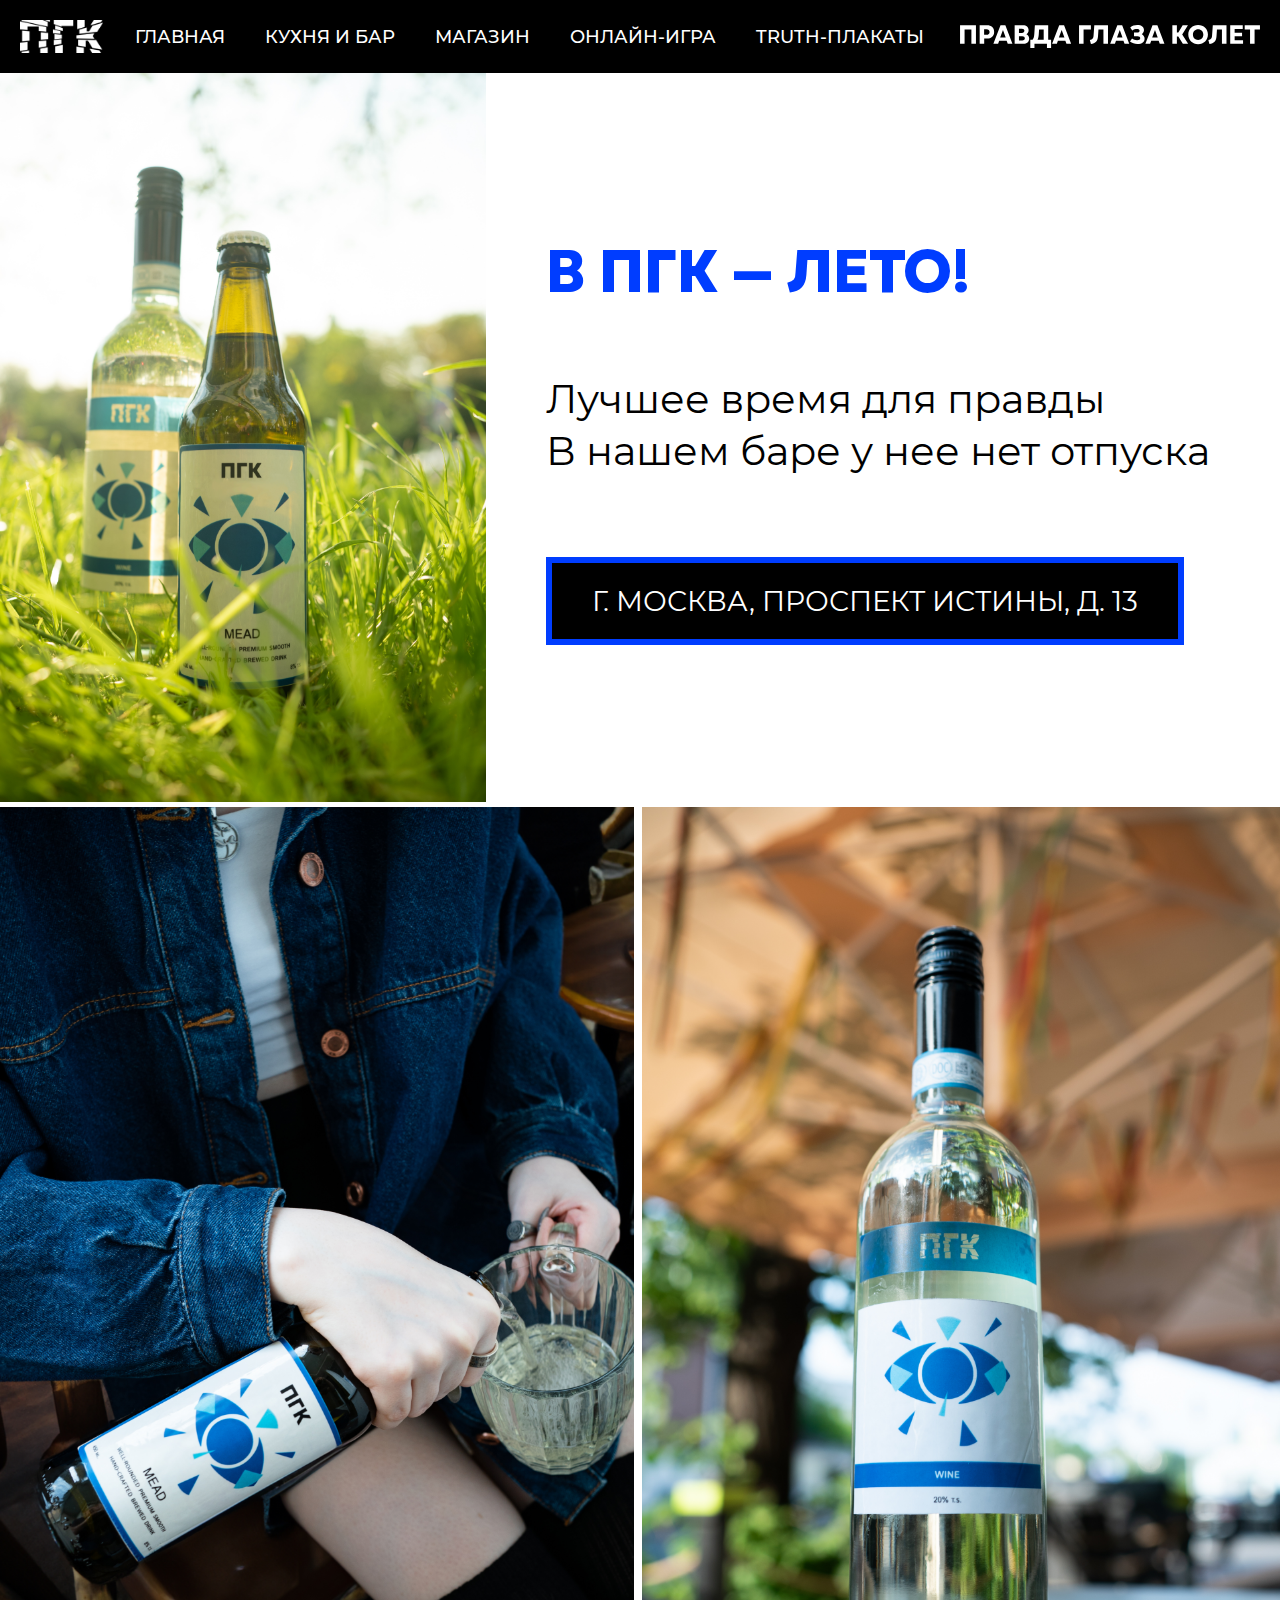
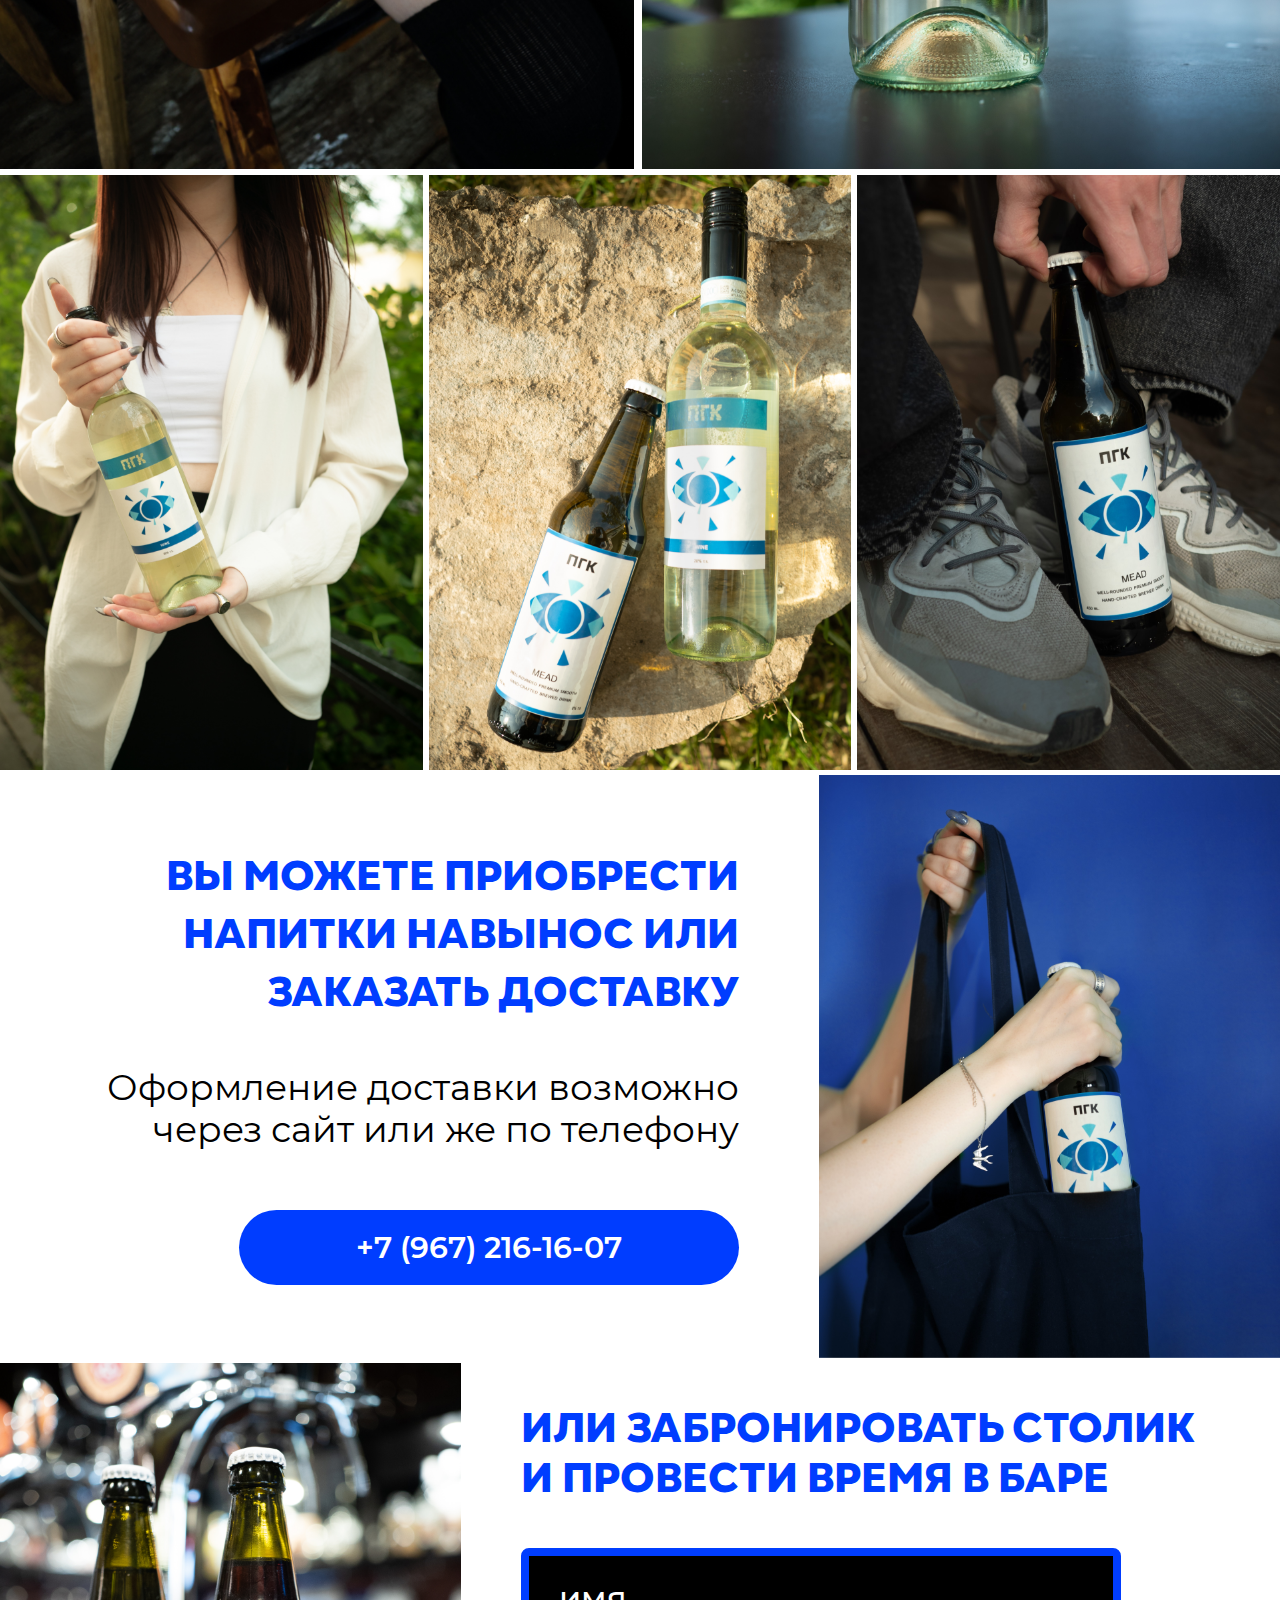
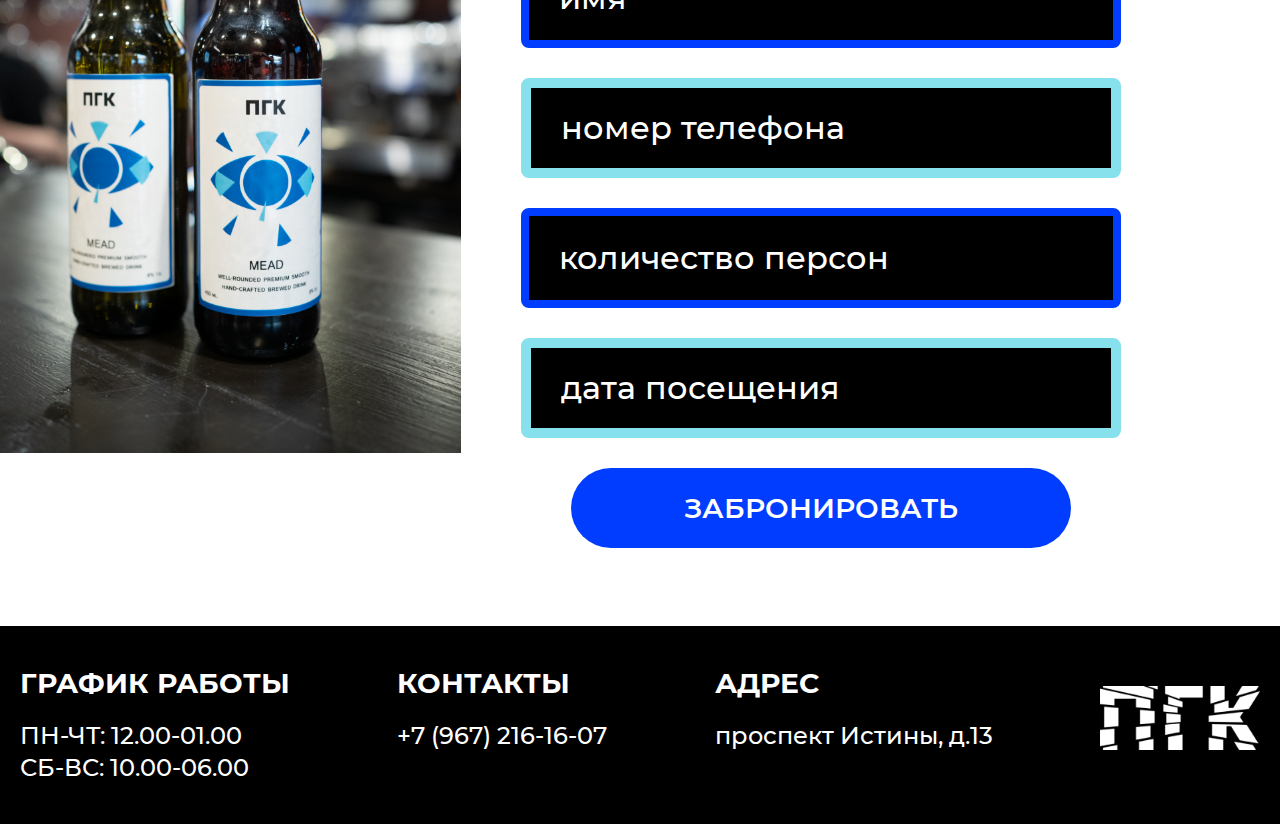
<file: index.html>
<!DOCTYPE html>
<html lang="en">

  <head>
    <meta http-equiv="Content-Type" content="text/html; charset=utf-8">
    <meta name="viewport" content="width=device-width">
    <meta name="format-detection" content="telephone=no">
    <title>Бар «ПГК». Правда глаза колет</title>
    <link rel="icon" type="image/x-icon" href="images/eyeicon.ico">
    <link rel="stylesheet" href="./libs/slick/slick.css">
    <link rel="stylesheet" href="css/style.css">

  </head>

  <body>

    <div class="wrapper">

      <header class="header">
        <a href="https://valeriyabudarina.github.io/truth-bar-pgk/"
          target="_blank"
          class="header__logo">
          <img src="images/logo.png" alt>
        </a>
        <ul class="header__nav">
          <li><a href="index.html">главная</a></li>
          <li><a href="kitchen-and-bar.html">кухня и бар</a></li>
          <li><a href="store.html">магазин</a></li>
          <li><a href="https://valeriyabudarina.github.io/igra_pgk/"
              target="_blank">онлайн-игра</a></li>
          <li><a href="posters.html">truth-плакаты</a></li>
        </ul>
        <div class="header__pravda">
          <img src="images/pravda.svg" alt>
        </div>
        <div class="header__burger">
          <a href="#"><span></span></a>
        </div>
      </header>

      <section class="showcase container">
        <div class="showcase__image">
          <img src="images/showcase.png" alt>
        </div>
        <div class="showcase__item">
          <h1 class="showcase__title element-animation">
            В ПГК — лето!
          </h1>
          <div class="showcase__info element-animation">
            <p>Лучшее время для правды</p>
            <p>В нашем баре у нее нет отпуска</p>
          </div>
          <div class="showcase__adres element-animation">
            Г. москва, проспект истины, д. 13
          </div>
        </div>
      </section>

      <section class="gallery container">
        <div class="gallery__item">
          <img src="images/gallery-1.png" alt>
        </div>
        <div class="gallery__item">
          <img src="images/gallery-2.png" alt>
        </div>
        <div class="gallery__item">
          <img src="images/gallery-3.png" alt>
        </div>
        <div class="gallery__item">
          <img src="images/gallery-4.png" alt>
        </div>
        <div class="gallery__item">
          <img src="images/gallery-5.png" alt>
        </div>
      </section>

      <section class="buy container">
        <div class="buy__item">
          <div class="buy__title">
            вы можете приобрести напитки навынос или заказать доставку
          </div>
          <div class="buy__info">
            Оформление доставки возможно
            через сайт или же по телефону
          </div>
          <a href="tel:+7 (967) 216-16-07" class="buy__tel">
            +7 (967) 216-16-07
          </a>
        </div>
        <div class="buy__image">
          <img src="images/buy.png" alt>
        </div>
      </section>

      <section class="form container">
        <div class="form__image">
          <img src="images/form.png" alt>
        </div>
        <div class="form__item">
          <div class="form__title">
            или забронировать столик
            и провести время в баре
          </div>
          <form action="#">
            <input type="text" placeholder="имя">
            <input type="text" placeholder="номер телефона">
            <input type="text" placeholder="количество персон">
            <input type="text" placeholder="дата посещения">
            <button>забронировать</button>
          </form>
        </div>
      </section>

      <footer class="footer">
        <div class="footer__item">
          <div class="footer__head">
            ГРАФИК РАБОТЫ
          </div>
          <div class="footer__text">
            <p>ПН-ЧТ: 12.00-01.00</p>
            <p>СБ-ВС: 10.00-06.00</p>
          </div>
        </div>
        <div class="footer__item">
          <div class="footer__head">
            КОНТАКТЫ
          </div>
          <div class="footer__text">
            <p><a href="tel:+7 (967) 216-16-07">+7 (967) 216-16-07</a></p>
          </div>
        </div>
        <div class="footer__item">
          <div class="footer__head">
            АДРЕС
          </div>
          <div class="footer__text">
            <p>проспект Истины, д.13</p>
          </div>
        </div>
        <div class="footer__logo">
          <img src="images/logo.png" alt>
        </div>
      </footer>

    </div>

    <script src="./libs/jquery/jquery-3.6.0.min.js"></script>
    <script src="./libs/slick/slick.min.js"></script>
    <script src="js/main.js"></script>

  </body>
</html>
</file>
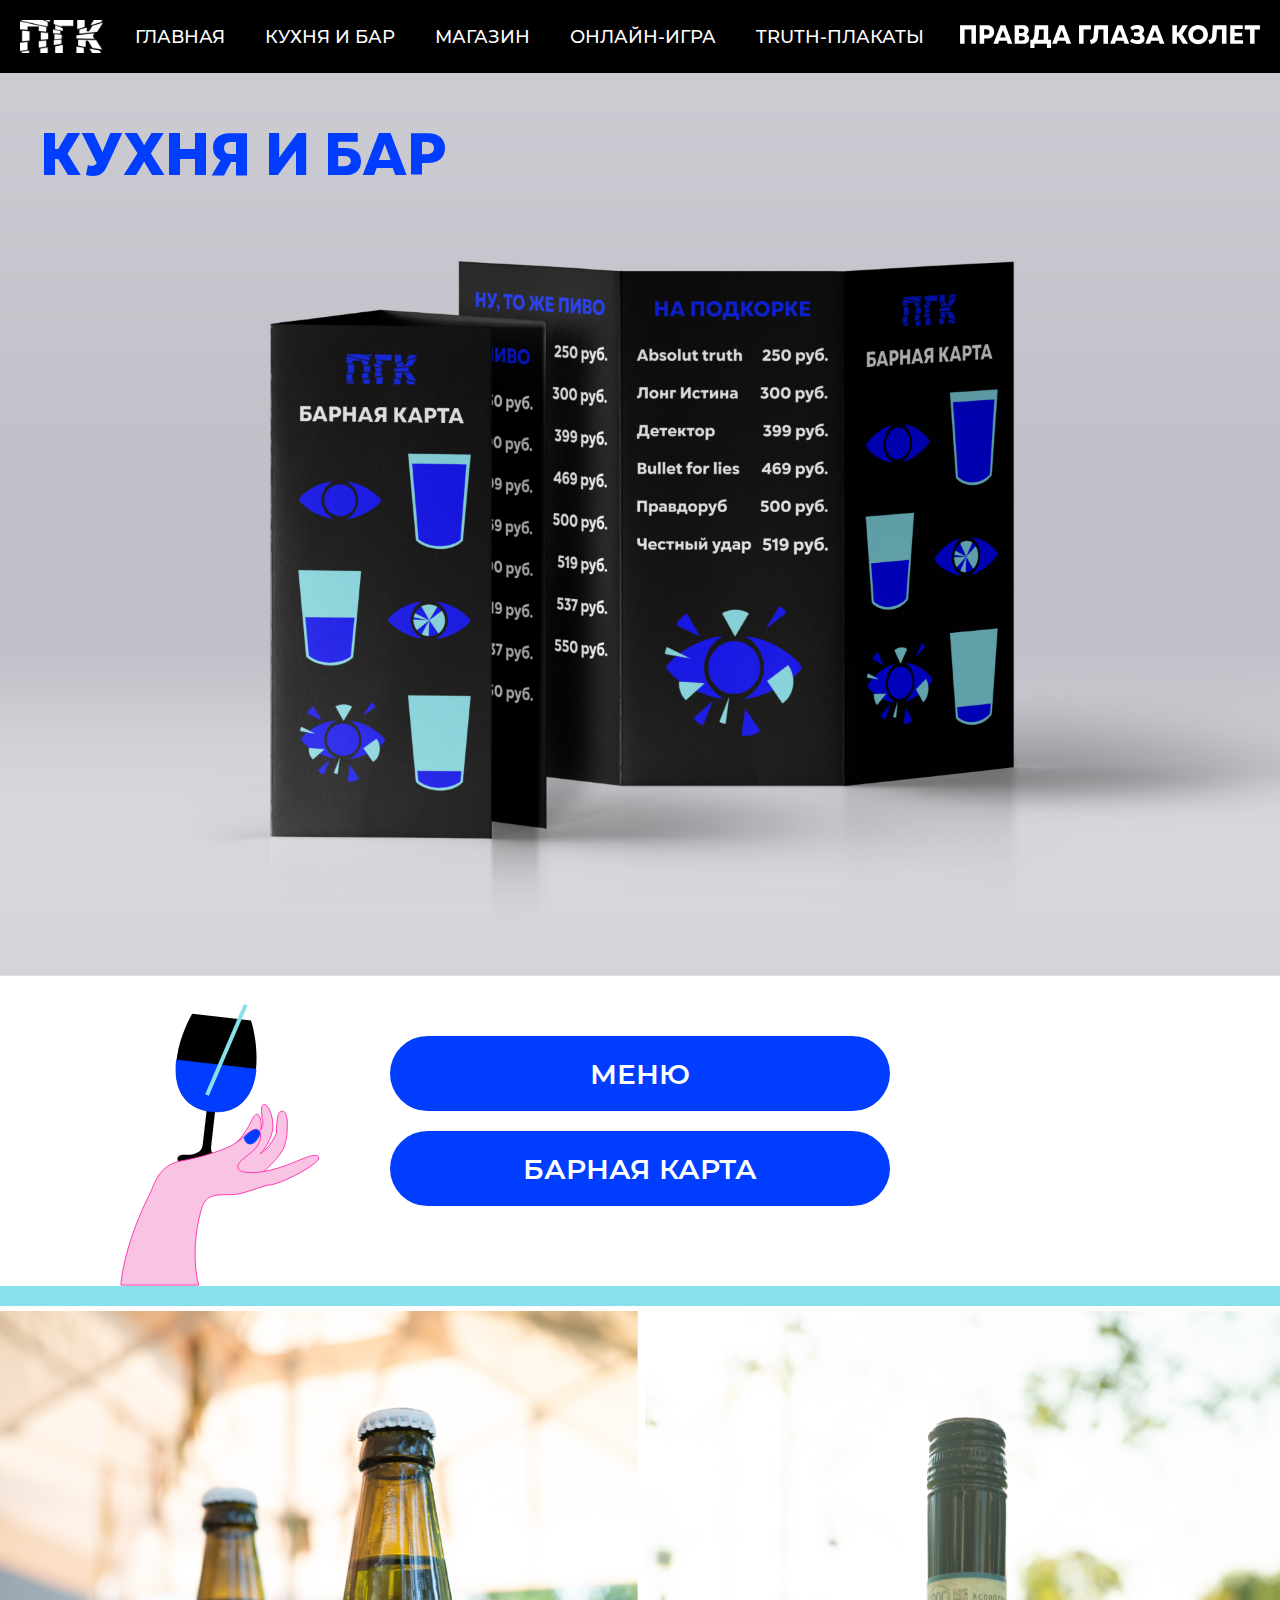
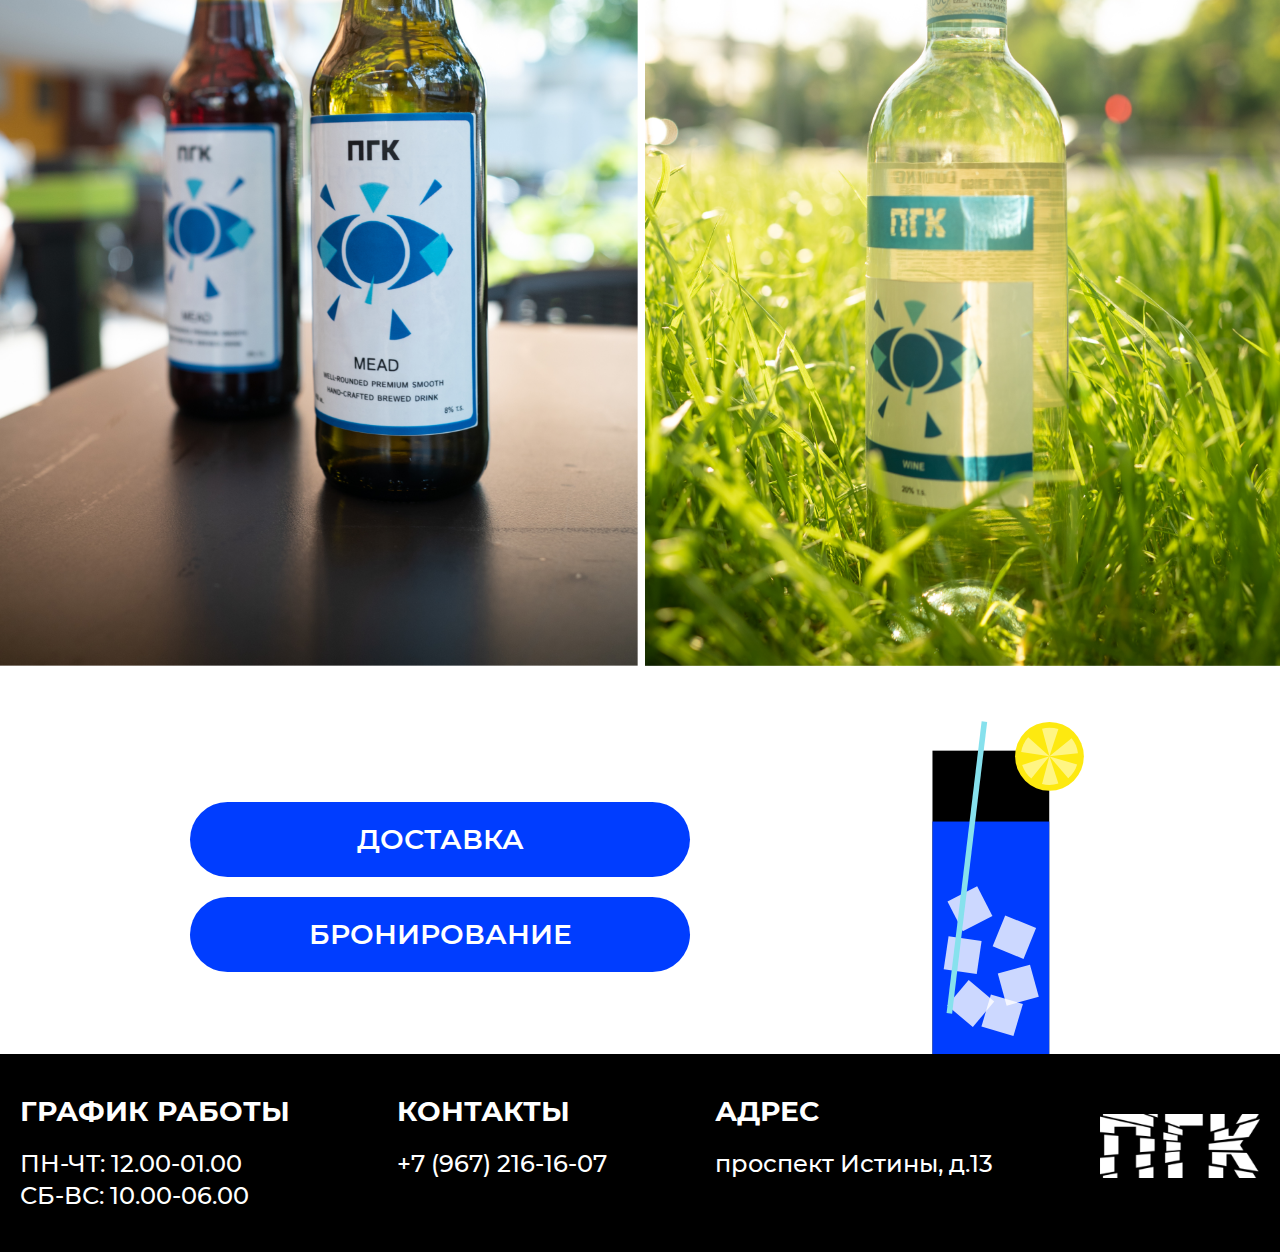
<file: kitchen-and-bar.html>
<!DOCTYPE html>
<html lang="en">

    <head>
        <meta http-equiv="Content-Type" content="text/html; charset=utf-8">
        <meta name="viewport" content="width=device-width">
        <meta name="format-detection" content="telephone=no">
        <title>Кухня и бар ПГК</title>
        <link rel="icon" type="image/x-icon" href="images/eyeicon.ico">
        <link rel="stylesheet" href="./libs/slick/slick.css">
        <link rel="stylesheet" href="css/style.css">

    </head>

    <body>

        <div class="wrapper">

            <header class="header">
                <a href="https://valeriyabudarina.github.io/truth-bar-pgk/"
                    target="_blank"
                    class="header__logo">
                    <img src="images/logo.png" alt>
                </a>
                <ul class="header__nav">
                    <li><a href="index.html">главная</a></li>
                    <li><a href="kitchen-and-bar.html">кухня и бар</a></li>
                    <li><a href="store.html">магазин</a></li>
                    <li><a href="https://valeriyabudarina.github.io/igra_pgk/"
                            target="_blank">онлайн-игра</a></li>
                    <li><a href="posters.html">truth-плакаты</a></li>
                </ul>
                <div class="header__pravda">
                    <img src="images/pravda.svg" alt>
                </div>
                <div class="header__burger">
                    <a href="#"><span></span></a>
                </div>
            </header>

            <section class="bar container">
                <div class="bar__title">
                    кухня и бар
                </div>
                <div class="bar__image">
                    <img src="images/bar.png" alt>
                </div>
            </section>

            <section class="hand container">
                <div class="hand__image">
                    <img src="images/hand.svg" alt>
                </div>
                <a href="#" class="hand__btn">
                    меню
                </a>
                <a href="#" class="hand__btn">
                    барная карта
                </a>
            </section>

            <section class="bar-images container">
                <div class="bar-images__item">
                    <img src="images/bar-1.png" alt>
                </div>
                <div class="bar-images__item">
                    <img src="images/bar-2.png" alt>
                </div>
            </section>

            <section class="choose-cocktail choose-cocktail-2 container">
                <div class="choose-cocktail__item">
                    <a href="/" class="choose-cocktail__btn">
                        ДОСТАВКА
                    </a>
                    <a href="/" class="choose-cocktail__btn">
                        БРОНИРОВАНИЕ
                    </a>
                </div>
                <div class="choose-cocktail__stakan">
                    <svg id="cocktail-eye" xmlns="http://www.w3.org/2000/svg"
                        width="100%" viewBox="0 0 1455 1231" fill="none">
                        <g id="cocktail-4">
                            <rect x="882" y="126.086" width="424.71"
                                height="1104.43" fill="#000"></rect>
                            <rect x="882" y="383.945" width="424.71"
                                height="846.575" fill="#003DFF"></rect>
                            <circle cx="1307.56" cy="146.846" r="125.138"
                                fill="#FDE910"></circle>
                            <path
                                d="M1411.24 135.65C1409.06 115.503 1401.07 96.4267 1388.22 80.7526L1307.56 146.846L1411.24 135.65Z"
                                fill="#FFF583"></path>
                            <path
                                d="M1204.52 130.809C1207.64 110.786 1216.52 92.1044 1230.08 77.0485L1307.56 146.844L1204.52 130.809Z"
                                fill="#FFF583"></path>
                            <path
                                d="M1340.04 47.6703C1320.79 41.3356 1300.12 40.7462 1280.54 45.9741L1307.44 146.725L1340.04 47.6703Z"
                                fill="#FFF583"></path>
                            <path
                                d="M1340.04 245.78C1320.79 252.115 1300.12 252.704 1280.54 247.476L1307.44 146.725L1340.04 245.78Z"
                                fill="#FFF583"></path>
                            <path
                                d="M1375.84 226.398C1391.22 213.207 1402.43 195.819 1408.09 176.362L1307.96 147.239L1375.84 226.398Z"
                                fill="#FFF583"></path>
                            <path
                                d="M1241.77 227.718C1226.02 214.968 1214.32 197.906 1208.11 178.617L1307.38 146.666L1241.77 227.718Z"
                                fill="#FFF583"></path>
                            <rect x="1121.07" y="940.647" width="121.346"
                                height="121.346"
                                transform="rotate(-16.8266 1121.07 940.647)"
                                fill="white" fill-opacity="0.8">
                                <animate attributeName="x"
                                    values="1121.07; 1115; 1126 1121.07"
                                    keyTimes="0; 0.33; 0.66; 1" dur="3.7"
                                    fill="freeze" repeatCount="indefinite"></animate>
                                <animate attributeName="y"
                                    values="940.647; 932; 940.647"
                                    keyTimes="0; 0.33; 1" dur="5.8"
                                    fill="freeze" repeatCount="indefinite"></animate>
                                <animatetransform attributeName="transform"
                                    type="rotate"
                                    values="-16.8266 1121.07 940.647; -10 1108 948; -16.8266 1121.07 940.647"
                                    keyTimes="0; 0.5; 1" dur="7" fill="freeze"
                                    repeatCount="indefinite"></animatetransform>
                            </rect>
                            <rect x="1204.02" y="1046.46" width="121.346"
                                height="121.346"
                                transform="rotate(102.761 1204.02 1046.46)"
                                fill="white" fill-opacity="0.8">
                                <animate attributeName="x"
                                    values="1204.02; 1215; 1204.02"
                                    keyTimes="0; 0.5; 1" dur="3.7" fill="freeze"
                                    repeatCount="indefinite"></animate>
                                <animate attributeName="y"
                                    values="1046.46; 1026; 1030; 1046.46"
                                    keyTimes="0; 0.33; 0.66; 1" dur="5.8"
                                    fill="freeze" repeatCount="indefinite"></animate>
                                <animatetransform attributeName="transform"
                                    type="rotate"
                                    values="102.761 1204.02 1046.46; 120 1215 1034; 102.761 1204.02 1046.46"
                                    keyTimes="0; 0.5; 1" dur="7" fill="freeze"
                                    repeatCount="indefinite"></animatetransform>
                            </rect>
                            <rect x="1106.41" y="1034.08" width="121.346"
                                height="121.346"
                                transform="rotate(128.223 1106.41 1034.08)"
                                fill="white" fill-opacity="0.8">
                                <animate attributeName="x"
                                    values="1106.41; 1094; 1106.41"
                                    keyTimes="0; 0.5; 1" dur="6.5" fill="freeze"
                                    repeatCount="indefinite"></animate>
                                <animate attributeName="y"
                                    values="1034.08; 1026; 1020; 1034.08"
                                    keyTimes="0; 0.33; 0.66; 1" dur="7"
                                    fill="freeze" repeatCount="indefinite"></animate>
                                <animatetransform attributeName="transform"
                                    type="rotate"
                                    values="128.223 1106.41 1034.08; 134 1097 1039; 128.223 1106.41 1034.08"
                                    keyTimes="0; 0.5; 1" dur="5" fill="freeze"
                                    repeatCount="indefinite"></animatetransform>
                            </rect>
                            <rect x="923.425" y="945.033" width="121.346"
                                height="121.346"
                                transform="rotate(-83.4322 923.425 945.033)"
                                fill="white" fill-opacity="0.8">
                                <animate attributeName="x"
                                    values="945.033; 952; 945.033"
                                    keyTimes="0; 0.5; 1" dur="6" fill="freeze"
                                    repeatCount="indefinite"></animate>
                                <animate attributeName="y"
                                    values="945.033; 930; 935; 945.033"
                                    keyTimes="0; 0.33; 0.66; 1" dur="5.8"
                                    fill="freeze" repeatCount="indefinite"></animate>
                                <animatetransform attributeName="transform"
                                    type="rotate"
                                    values="-83.4322 923.425 945.033; -75 928 940; -83.4322 923.425 945.033"
                                    keyTimes="0; 0.5; 1" dur="7" fill="freeze"
                                    repeatCount="indefinite"></animatetransform>
                            </rect>
                            <rect x="1256.13" y="775.63" width="121.346"
                                height="121.346"
                                transform="rotate(113.292 1256.13 775.63)"
                                fill="white" fill-opacity="0.8">
                                <animate attributeName="x"
                                    values="1256.13; 1245; 1256.13"
                                    keyTimes="0; 0.5; 1" dur="6" fill="freeze"
                                    repeatCount="indefinite"></animate>
                                <animate attributeName="y"
                                    values="775.63; 782; 794; 775.63"
                                    keyTimes="0; 0.33; 0.66; 1" dur="5.8"
                                    fill="freeze" repeatCount="indefinite"></animate>
                                <animatetransform attributeName="transform"
                                    type="rotate"
                                    values="113.292 1256.13 775.63; 108 1267 780; 113.292 1256.13 775.63"
                                    keyTimes="0; 0.5; 1" dur="7" fill="freeze"
                                    repeatCount="indefinite"></animatetransform>
                            </rect>
                            <rect x="1106.22" y="725.478" width="121.346"
                                height="121.346"
                                transform="rotate(150.772 1106.22 725.478)"
                                fill="white" fill-opacity="0.8">
                                <animate attributeName="x"
                                    values="1106.22; 1116; 1112; 1106.22"
                                    keyTimes="0; 0.33; 0.66; 1" dur="7.2"
                                    fill="freeze" repeatCount="indefinite"></animate>
                                <animate attributeName="y"
                                    values="725.478; 720; 716; 725.478"
                                    keyTimes="0; 0.33; 0.66; 1" dur="6.5"
                                    fill="freeze" repeatCount="indefinite"></animate>
                                <animatetransform attributeName="transform"
                                    type="rotate"
                                    values="150.772 1106.22 725.478; 160 1097 720; 150.772 1106.22 725.478"
                                    keyTimes="0; 0.5; 1" dur="7" fill="freeze"
                                    repeatCount="indefinite"></animatetransform>
                            </rect>
                            <rect x="1076.71" y="21.6113" width="20.2429"
                                height="1069.25"
                                transform="rotate(6.3545 1076.71 21.6113)"
                                fill="#86E1ED">
                                <animate attributeName="x"
                                    values="1076.71; 1034; 1076.71"
                                    keyTimes="0; 0.5; 1" dur="4" fill="freeze"
                                    repeatCount="indefinite"></animate>
                                <animate attributeName="y"
                                    values="21.6113; 17.2; 21.6113"
                                    keyTimes="0; 0.5; 1" dur="3" fill="freeze"
                                    repeatCount="indefinite"></animate>
                                <animatetransform attributeName="transform"
                                    type="rotate"
                                    values="6.3545 1076.71 21.6113; 8 1034 17.2; 6.3545 1076.71 21.6113"
                                    keyTimes="0; 0.5; 1" dur="5" fill="freeze"
                                    repeatCount="indefinite"></animatetransform>

                            </rect>
                        </g>
                    </svg>
                </div>
            </section>

            <footer class="footer">
                <div class="footer__item">
                    <div class="footer__head">
                        ГРАФИК РАБОТЫ
                    </div>
                    <div class="footer__text">
                        <p>ПН-ЧТ: 12.00-01.00</p>
                        <p>СБ-ВС: 10.00-06.00</p>
                    </div>
                </div>
                <div class="footer__item">
                    <div class="footer__head">
                        КОНТАКТЫ
                    </div>
                    <div class="footer__text">
                        <p><a href="tel:+7 (967) 216-16-07">+7 (967) 216-16-07</a></p>
                    </div>
                </div>
                <div class="footer__item">
                    <div class="footer__head">
                        АДРЕС
                    </div>
                    <div class="footer__text">
                        <p>проспект Истины, д.13</p>
                    </div>
                </div>
                <div class="footer__logo">
                    <img src="images/logo.png" alt>
                </div>
            </footer>

        </div>

        <script src="./libs/jquery/jquery-3.6.0.min.js"></script>
        <script src="./libs/slick/slick.min.js"></script>
        <script src="js/main.js"></script>

    </body>
</html>
</file>
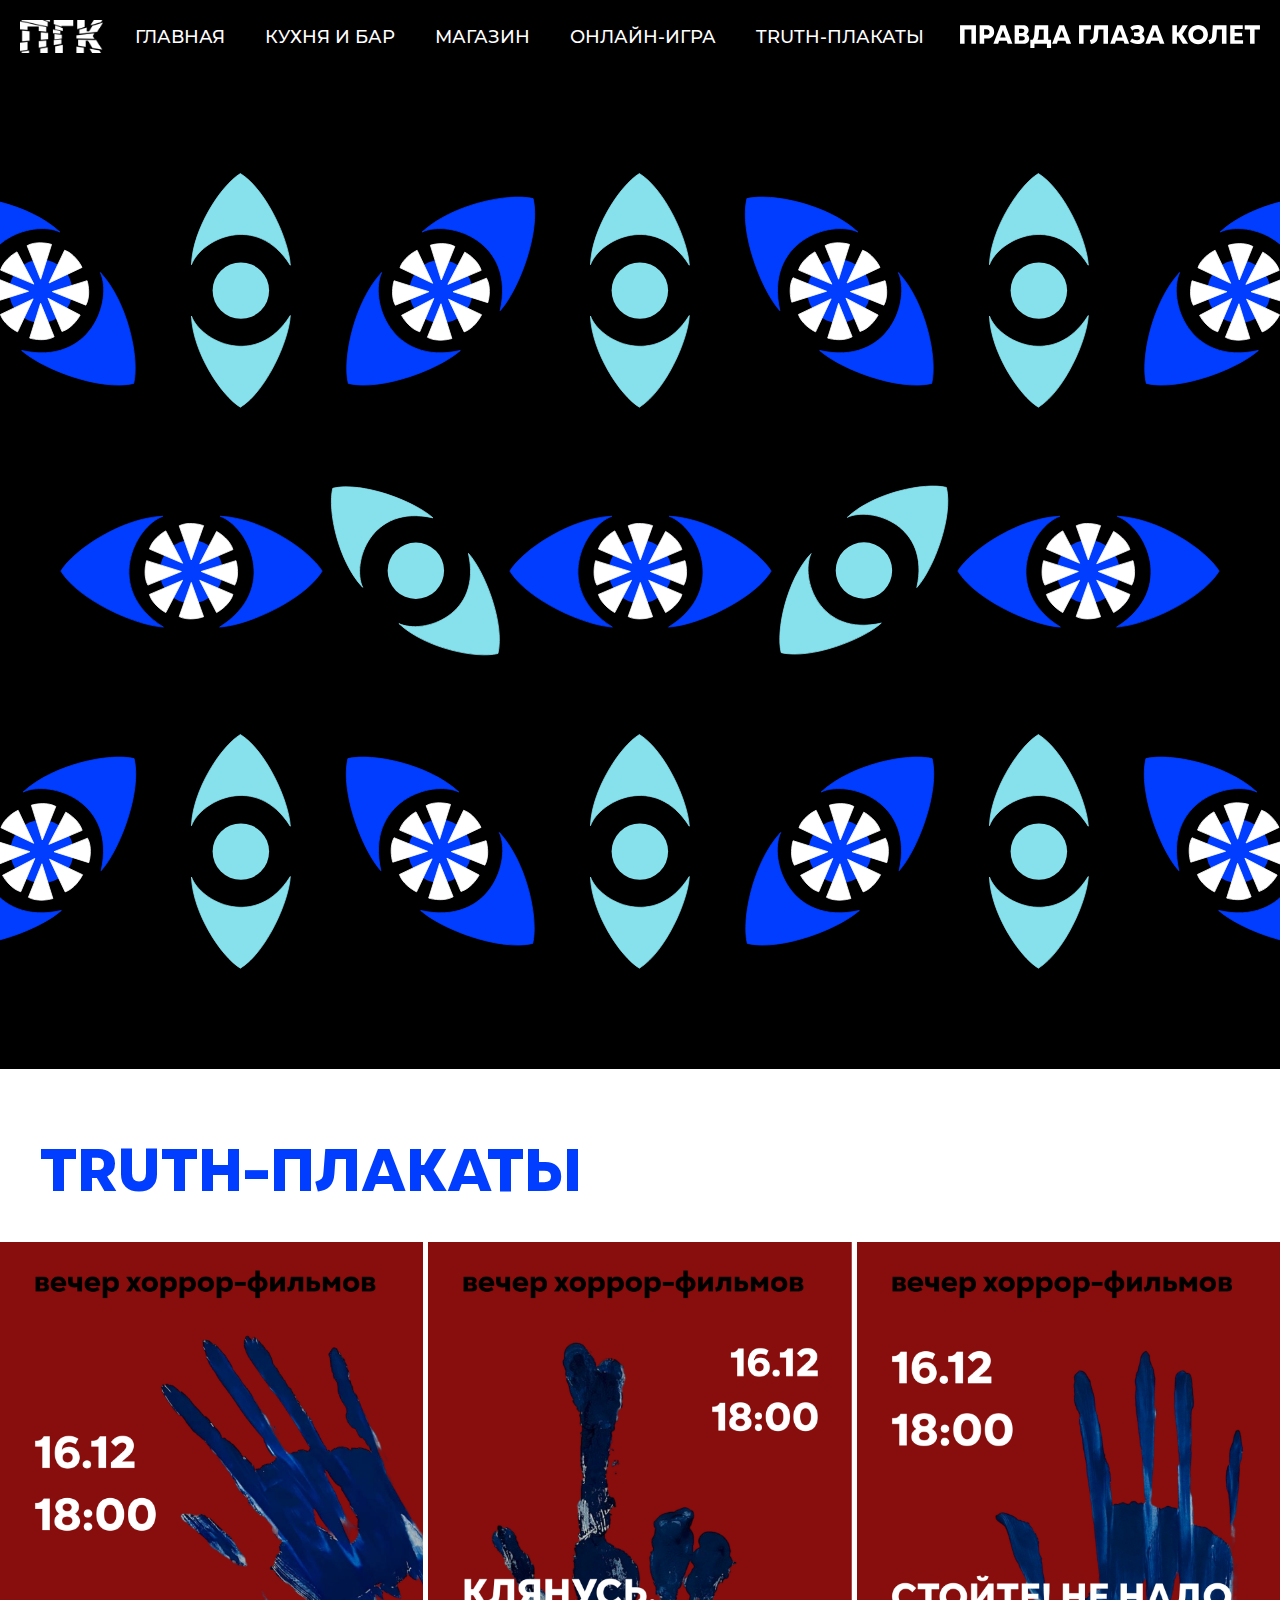
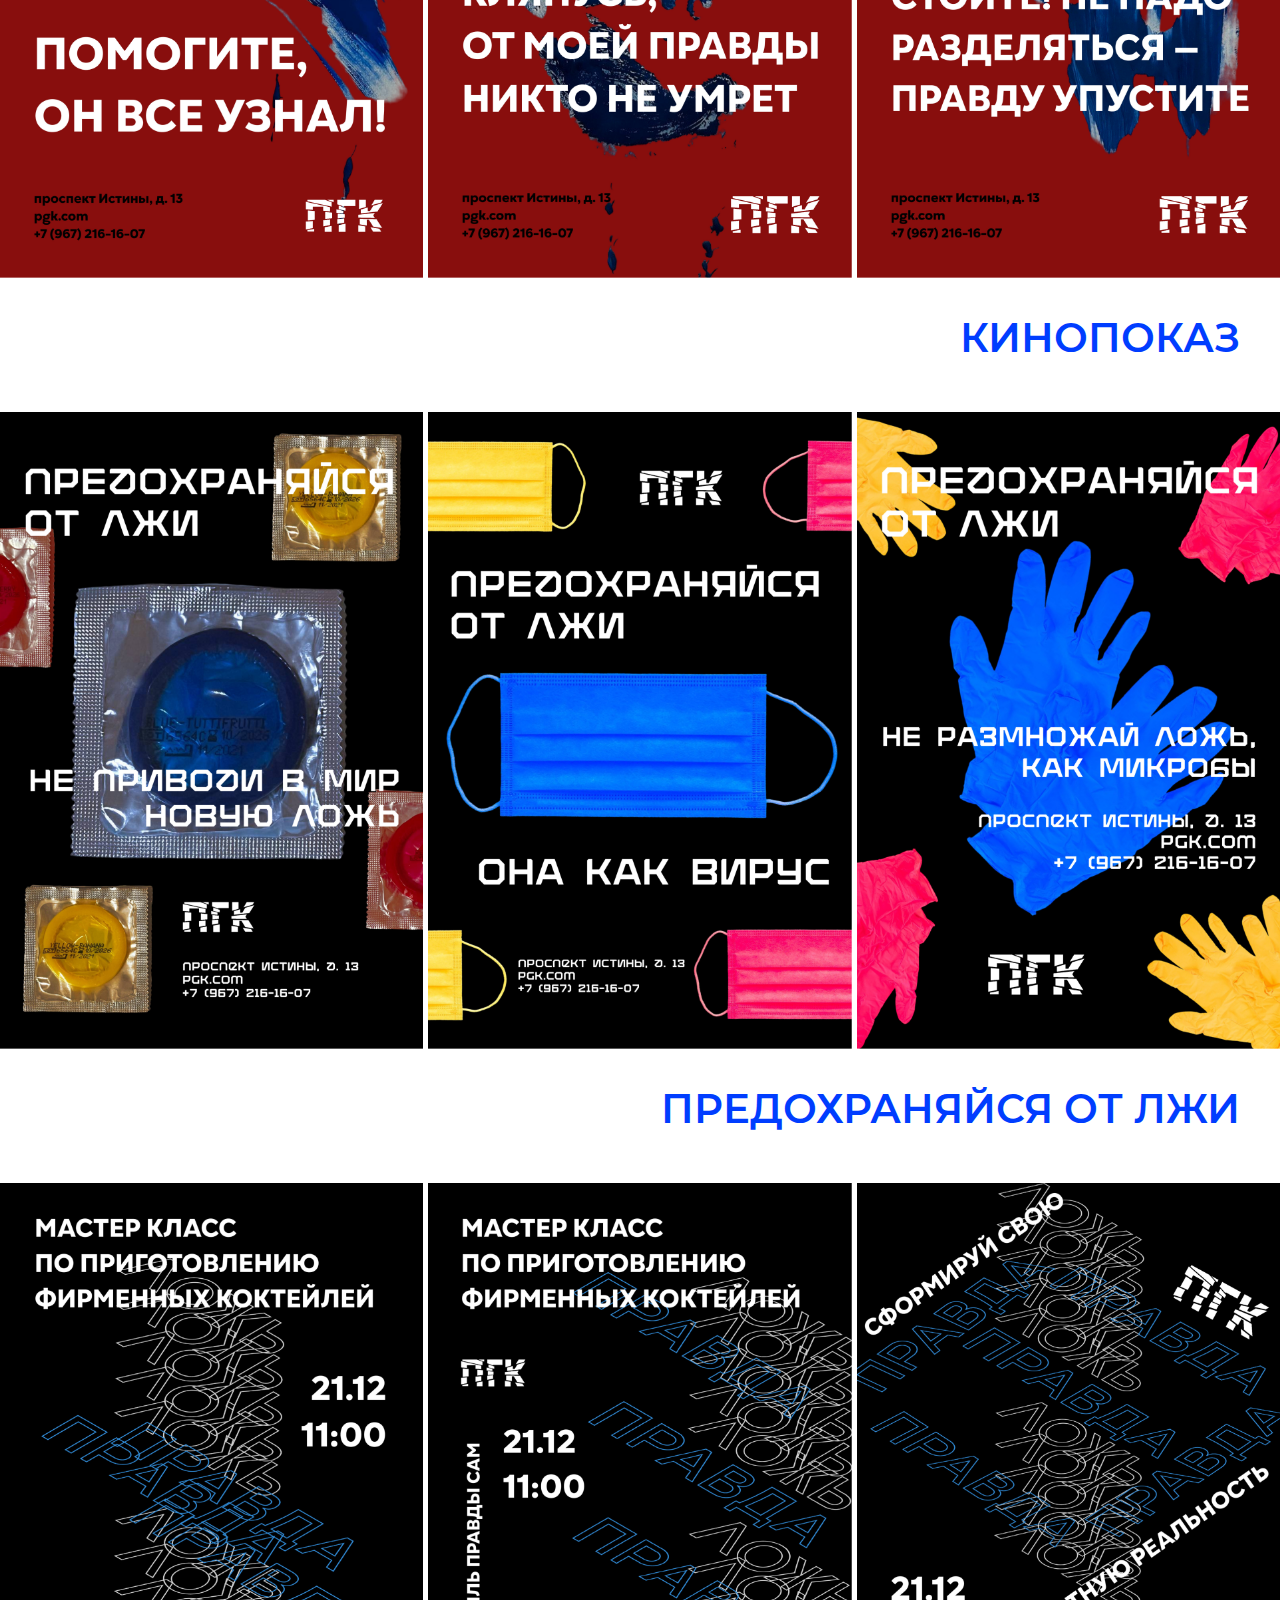
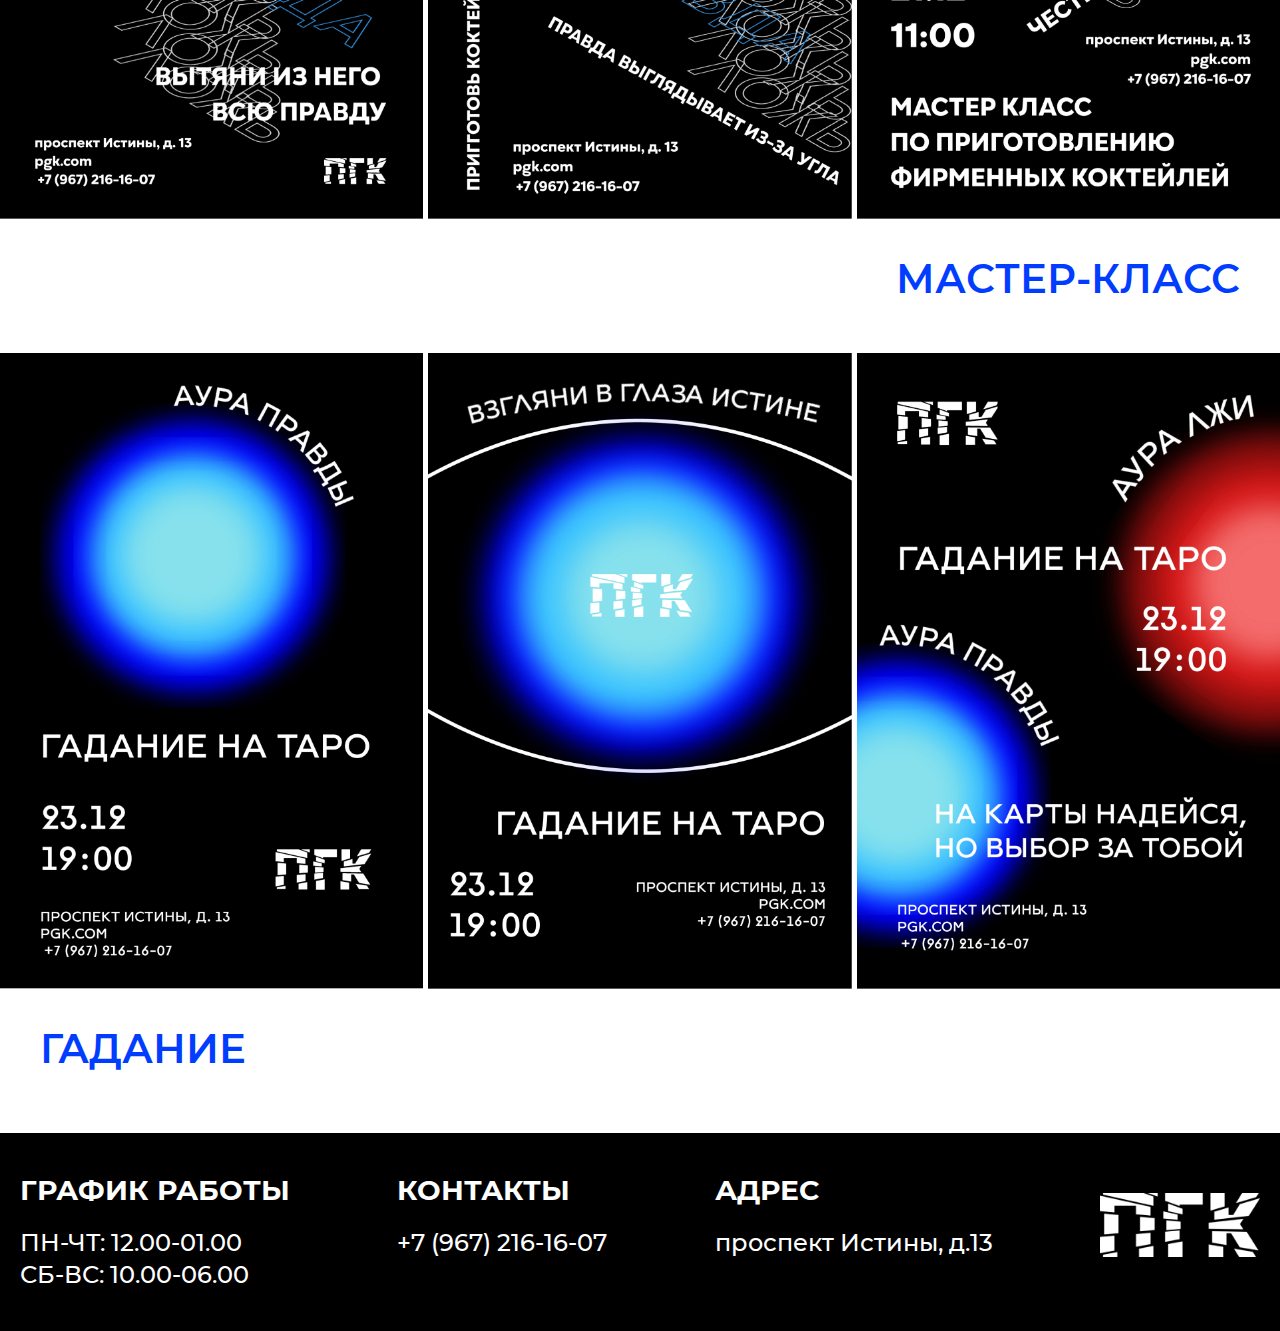
<file: posters.html>
<!DOCTYPE html>
<html lang="en">

    <head>
        <meta http-equiv="Content-Type" content="text/html; charset=utf-8">
        <meta name="viewport" content="width=device-width">
        <meta name="format-detection" content="telephone=no">
        <title>Плакаты ПГК</title>
        <link rel="icon" type="image/x-icon" href="images/eyeicon.ico">
        <link rel="stylesheet" href="./libs/slick/slick.css">
        <link rel="stylesheet" href="css/style.css">

    </head>

    <body>

        <div class="wrapper">

            <header class="header">
                <a href="https://valeriyabudarina.github.io/truth-bar-pgk/"
                    target="_blank"
                    class="header__logo">
                    <img src="images/logo.png" alt>
                </a>
                <ul class="header__nav">
                    <li><a href="index.html">главная</a></li>
                    <li><a href="kitchen-and-bar.html">кухня и бар</a></li>
                    <li><a href="store.html">магазин</a></li>
                    <li><a href="https://valeriyabudarina.github.io/igra_pgk/"
                            target="_blank">онлайн-игра</a></li>
                    <li><a href="posters.html">truth-плакаты</a></li>
                </ul>
                <div class="header__pravda">
                    <img src="images/pravda.svg" alt>
                </div>
                <div class="header__burger">
                    <a href="#"><span></span></a>
                </div>
            </header>

            <section class="eyes">
                <div class="row">
                    <img src="images/eye-dark.svg"
                        class="eye eye-dark rotate45 animation-rotate-1" alt>
                    <img src="images/eye-light.svg" class="eye eye-light" alt>
                    <img src="images/eye-dark.svg"
                        class="eye eye-dark rotate-45 animation-rotate-2" alt>
                    <img src="images/eye-light.svg" class="eye eye-light" alt>
                    <img src="images/eye-dark.svg"
                        class="eye eye-dark rotate45 animation-rotate-1" alt>
                    <img src="images/eye-light.svg" class="eye eye-light" alt>
                    <img src="images/eye-dark.svg"
                        class="eye eye-dark rotate-45 animation-rotate-2" alt>
                </div>
                <div class="row no-margin">
                    <img src="images/eye-dark.svg"
                        class="eye eye-dark animation-rotate-3" alt>
                    <img src="images/eye-light.svg"
                        class="eye eye-light rotate-45" alt>
                    <img src="images/eye-dark.svg"
                        class="eye eye-dark eye-center" alt>
                    <img src="images/eye-light.svg"
                        class="eye eye-light rotate45" alt>
                    <img src="images/eye-dark.svg"
                        class="eye eye-dark animation-rotate-4" alt>
                </div>
                <div class="row">
                    <img src="images/eye-dark.svg"
                        class="eye eye-dark rotate-45 animation-rotate-1" alt>
                    <img src="images/eye-light.svg" class="eye eye-light" alt>
                    <img src="images/eye-dark.svg"
                        class="eye eye-dark rotate45 animation-rotate-2" alt>
                    <img src="images/eye-light.svg" class="eye eye-light" alt>
                    <img src="images/eye-dark.svg"
                        class="eye eye-dark rotate-45 animation-rotate-1" alt>
                    <img src="images/eye-light.svg" class="eye eye-light" alt>
                    <img src="images/eye-dark.svg"
                        class="eye eye-dark rotate45 animation-rotate-2" alt>
                </div>
            </section>

            <section class="posters container">
                <div class="posters__title">
                    TRUTH-ПЛАКАТЫ
                </div>
                <div class="posters__contents">
                    <div class="posters__content">
                        <div class="posters__items">
                            <div class="posters__item">
                                <img src="images/poster-1.png" alt>
                            </div>
                            <div class="posters__item">
                                <img src="images/poster-2.png" alt>
                            </div>
                            <div class="posters__item">
                                <img src="images/poster-3.png" alt>
                            </div>
                        </div>
                        <div class="posters__head">
                            КИНОПОКАЗ
                        </div>
                    </div>
                    <div class="posters__content">
                        <div class="posters__items">
                            <div class="posters__item">
                                <img src="images/poster-4.png" alt>
                            </div>
                            <div class="posters__item">
                                <img src="images/poster-5.png" alt>
                            </div>
                            <div class="posters__item">
                                <img src="images/poster-6.png" alt>
                            </div>
                        </div>
                        <div class="posters__head">
                            ПРЕДОХРАНЯЙСЯ ОТ ЛЖИ
                        </div>
                    </div>
                    <div class="posters__content">
                        <div class="posters__items">
                            <div class="posters__item">
                                <img src="images/poster-7.png" alt>
                            </div>
                            <div class="posters__item">
                                <img src="images/poster-8.png" alt>
                            </div>
                            <div class="posters__item">
                                <img src="images/poster-9.png" alt>
                            </div>
                        </div>
                        <div class="posters__head">
                            МАСТЕР-КЛАСС
                        </div>
                    </div>
                    <div class="posters__content">
                        <div class="posters__items">
                            <div class="posters__item">
                                <img src="images/poster-10.png" alt>
                            </div>
                            <div class="posters__item">
                                <img src="images/poster-11.png" alt>
                            </div>
                            <div class="posters__item">
                                <img src="images/poster-12.png" alt>
                            </div>
                        </div>
                        <div class="posters__head">
                            ГАДАНИЕ
                        </div>
                    </div>
                </div>
            </section>

            <footer class="footer">
                <div class="footer__item">
                    <div class="footer__head">
                        ГРАФИК РАБОТЫ
                    </div>
                    <div class="footer__text">
                        <p>ПН-ЧТ: 12.00-01.00</p>
                        <p>СБ-ВС: 10.00-06.00</p>
                    </div>
                </div>
                <div class="footer__item">
                    <div class="footer__head">
                        КОНТАКТЫ
                    </div>
                    <div class="footer__text">
                        <p><a href="tel:+7 (967) 216-16-07">+7 (967) 216-16-07</a></p>
                    </div>
                </div>
                <div class="footer__item">
                    <div class="footer__head">
                        АДРЕС
                    </div>
                    <div class="footer__text">
                        <p>проспект Истины, д.13</p>
                    </div>
                </div>
                <div class="footer__logo">
                    <img src="images/logo.png" alt>
                </div>
            </footer>

        </div>

        <script src="./libs/jquery/jquery-3.6.0.min.js"></script>
        <script src="./libs/slick/slick.min.js"></script>
        <script src="js/main.js"></script>

    </body>
</html>
</file>
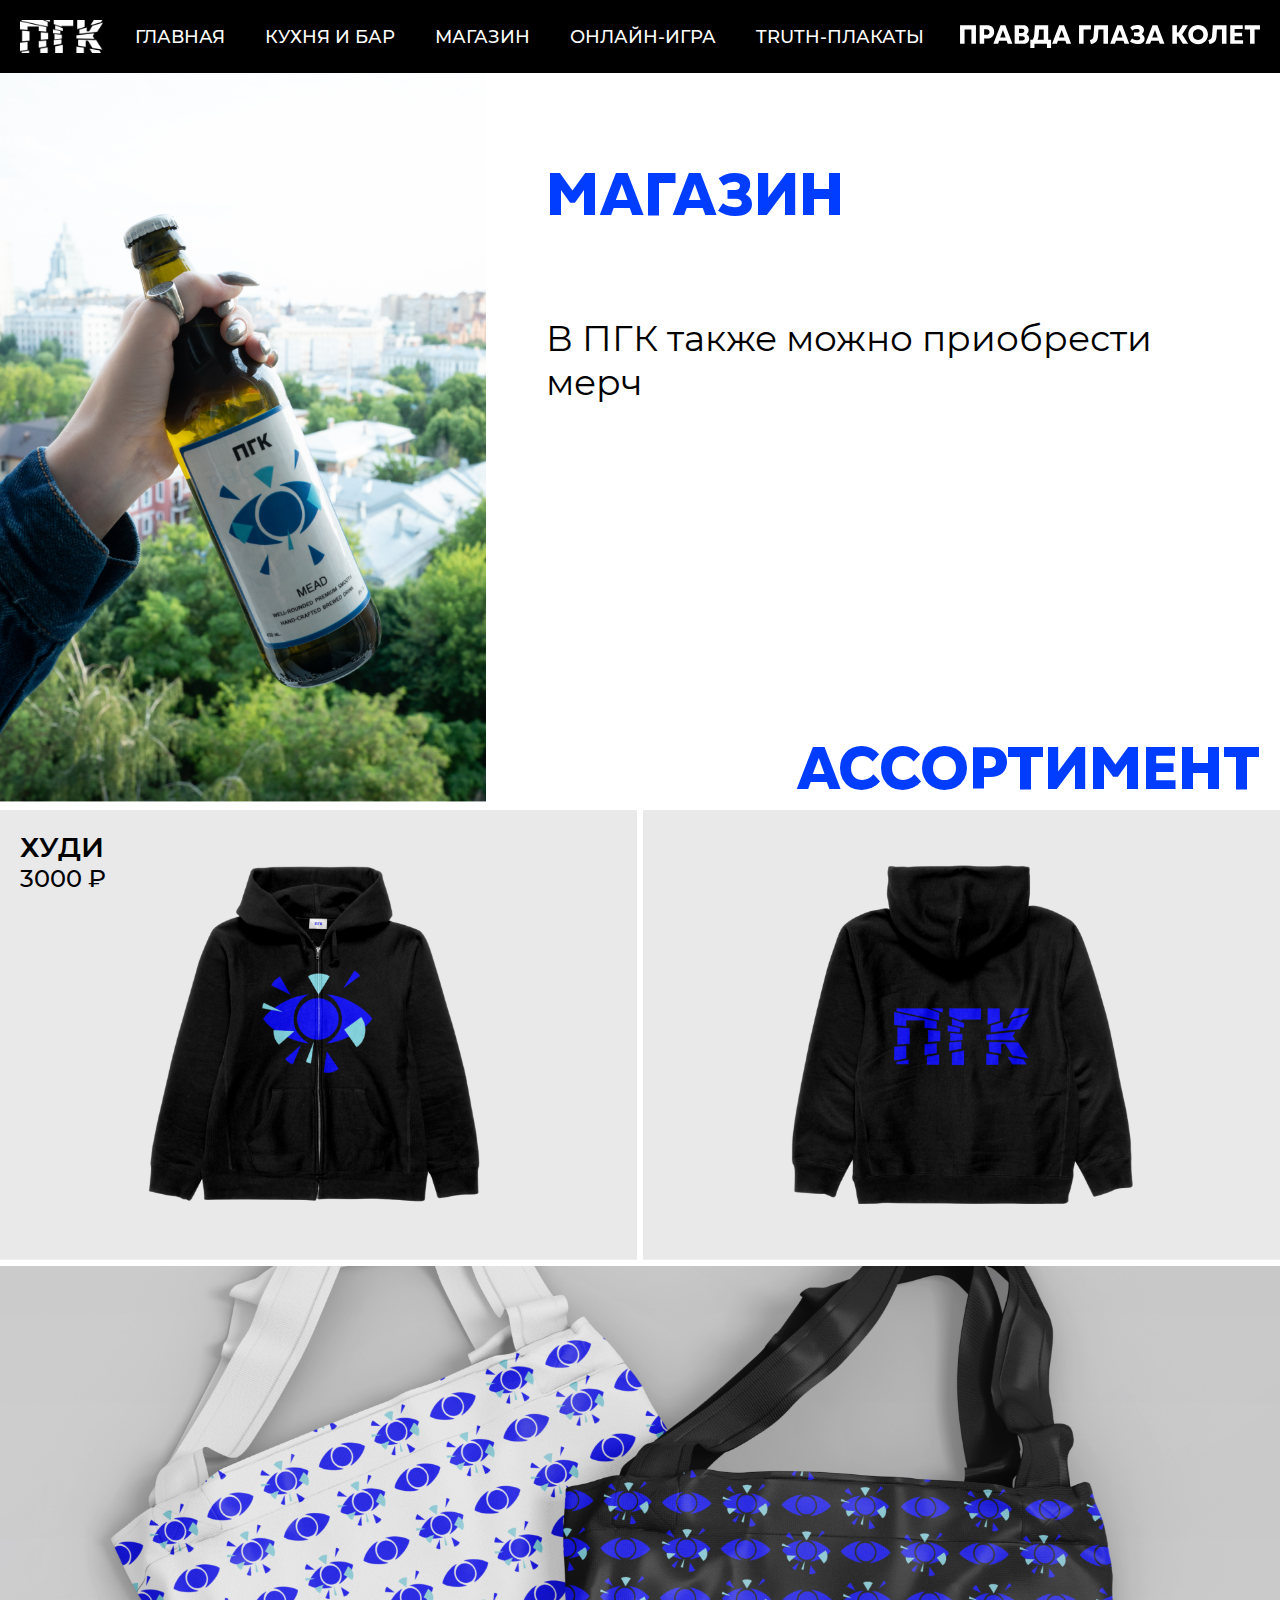
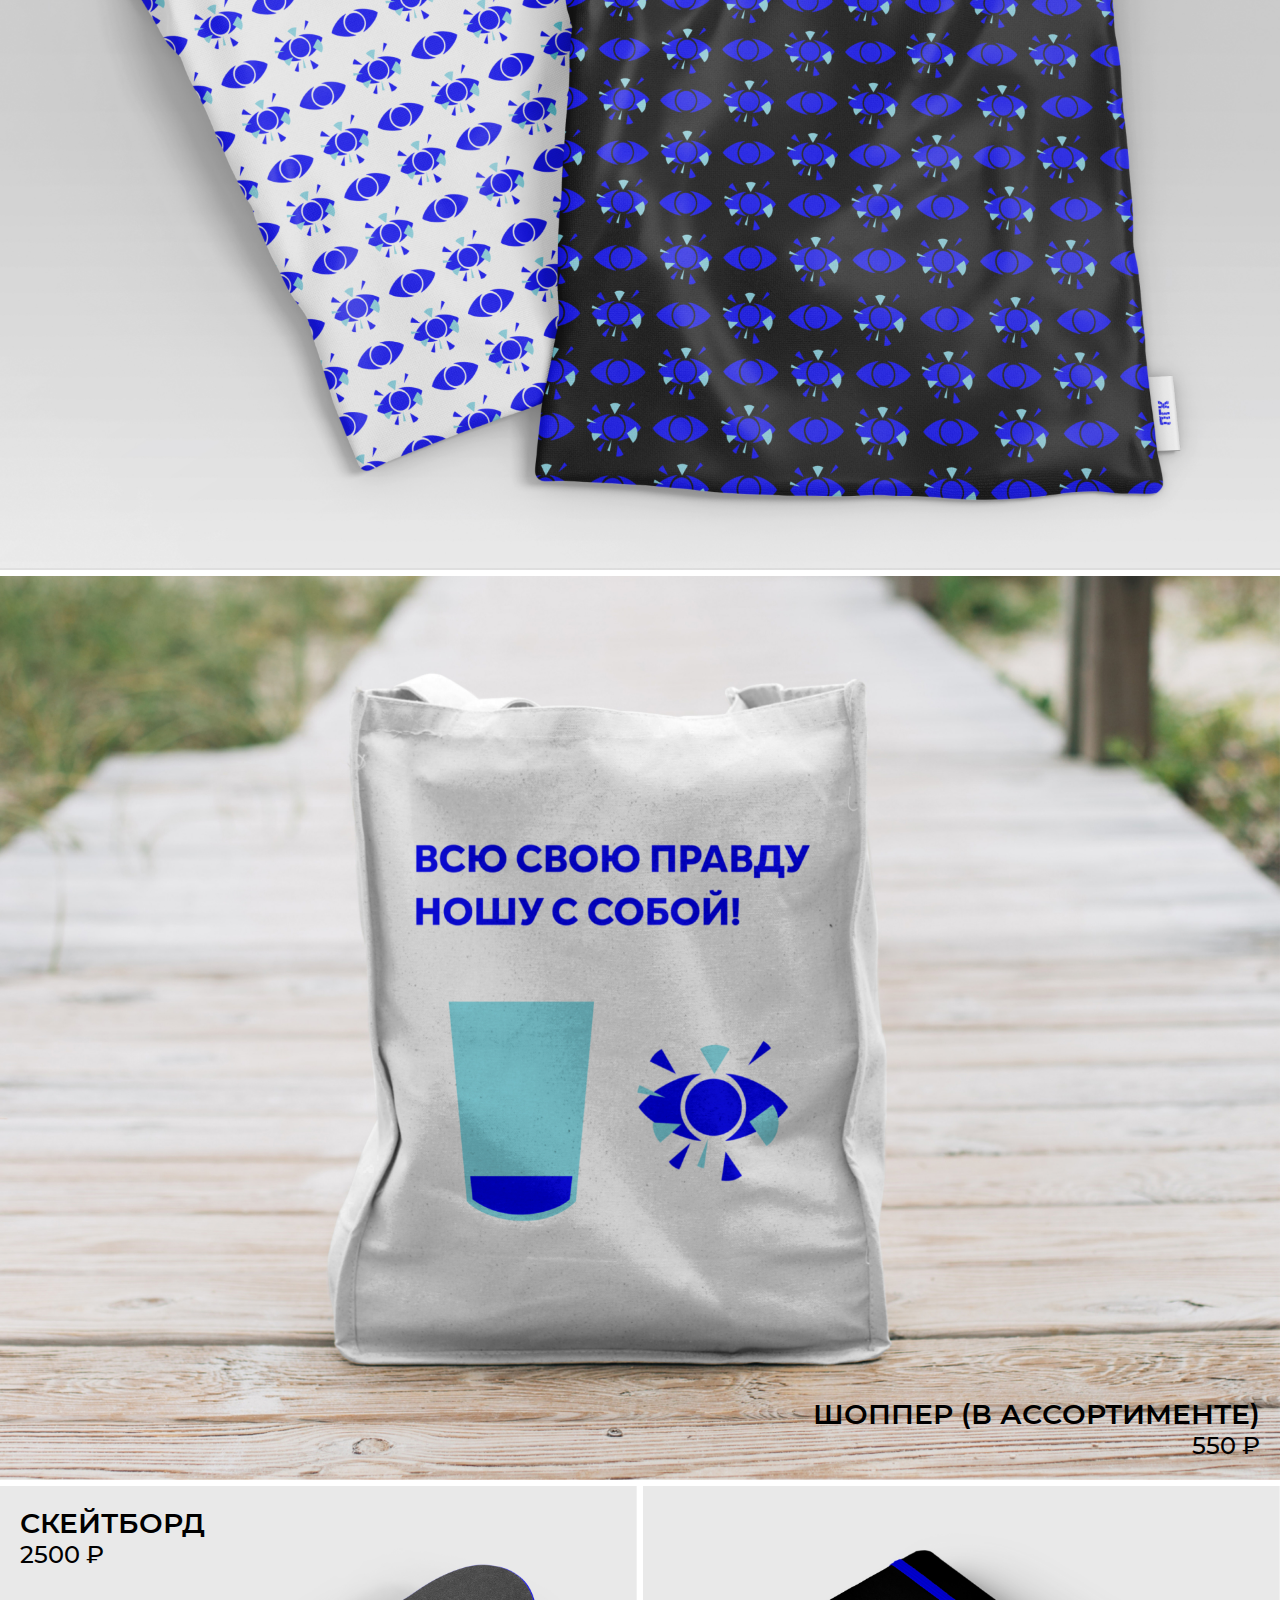
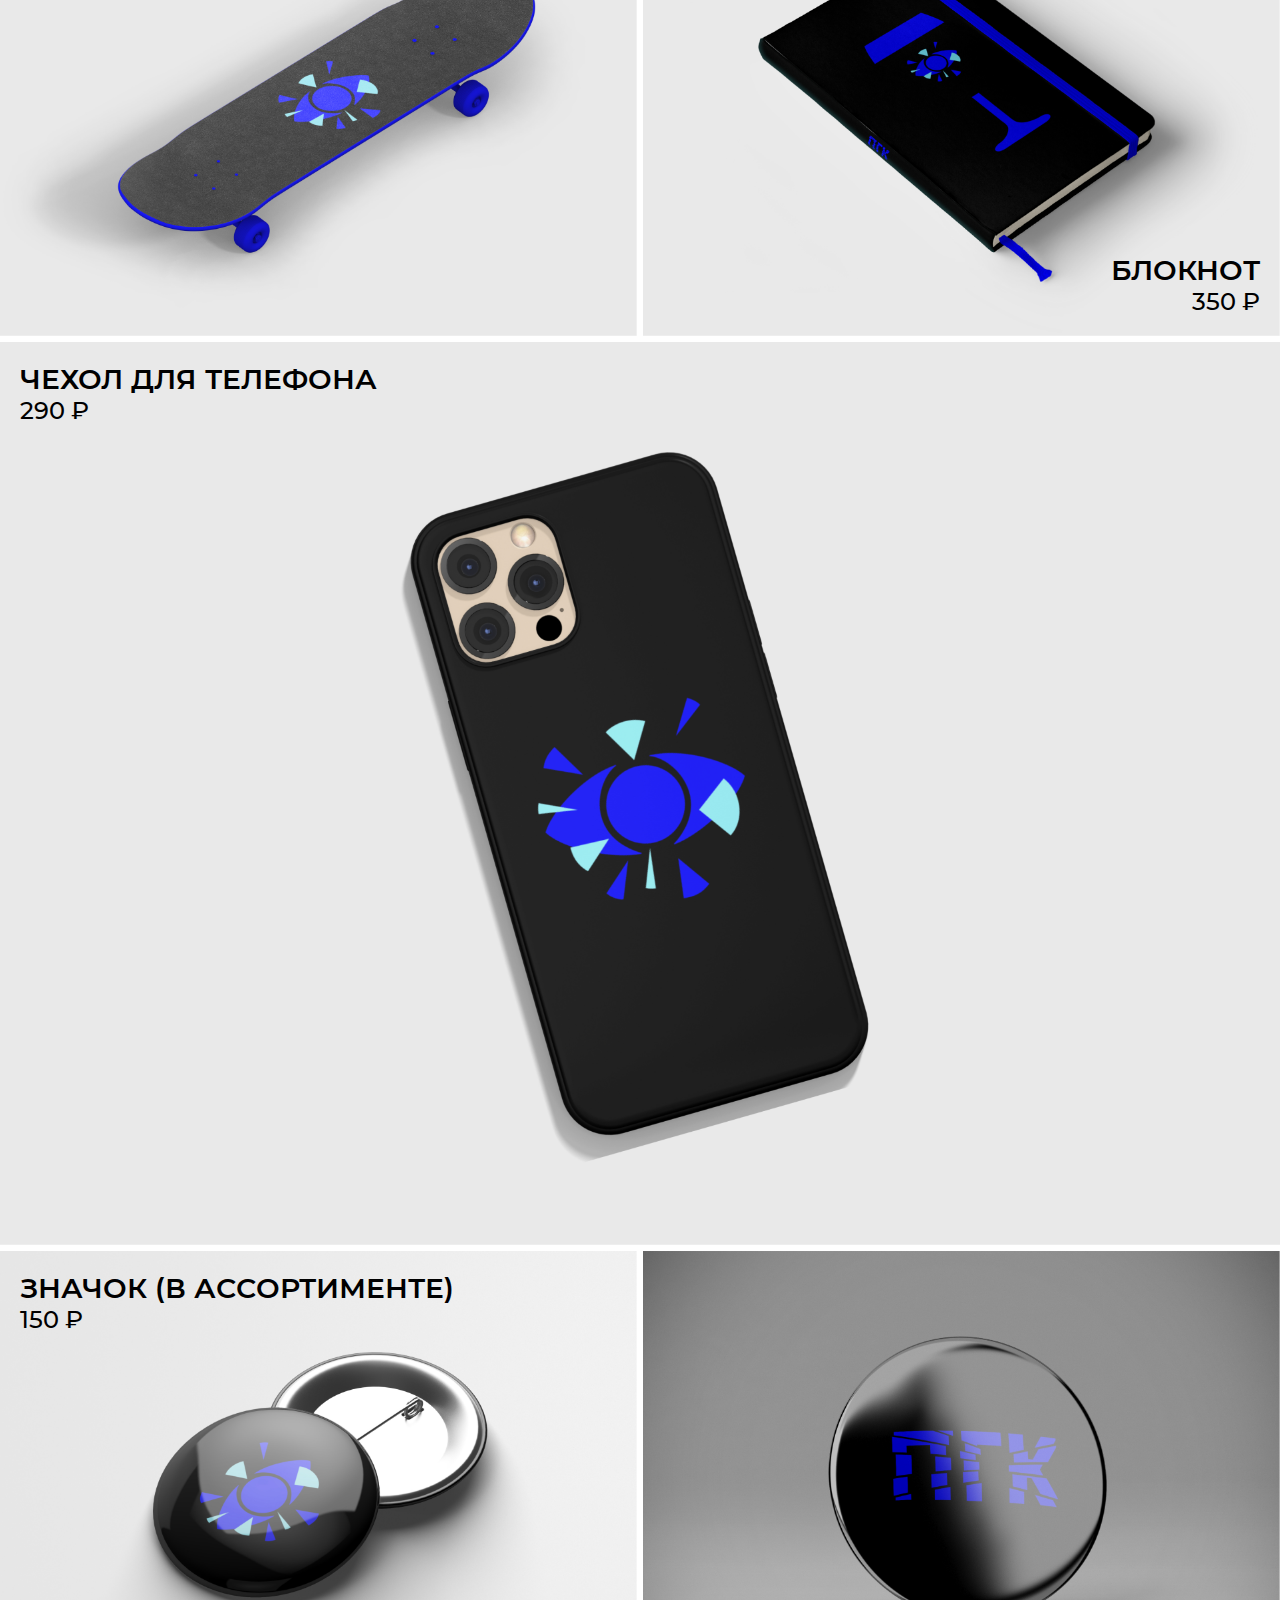
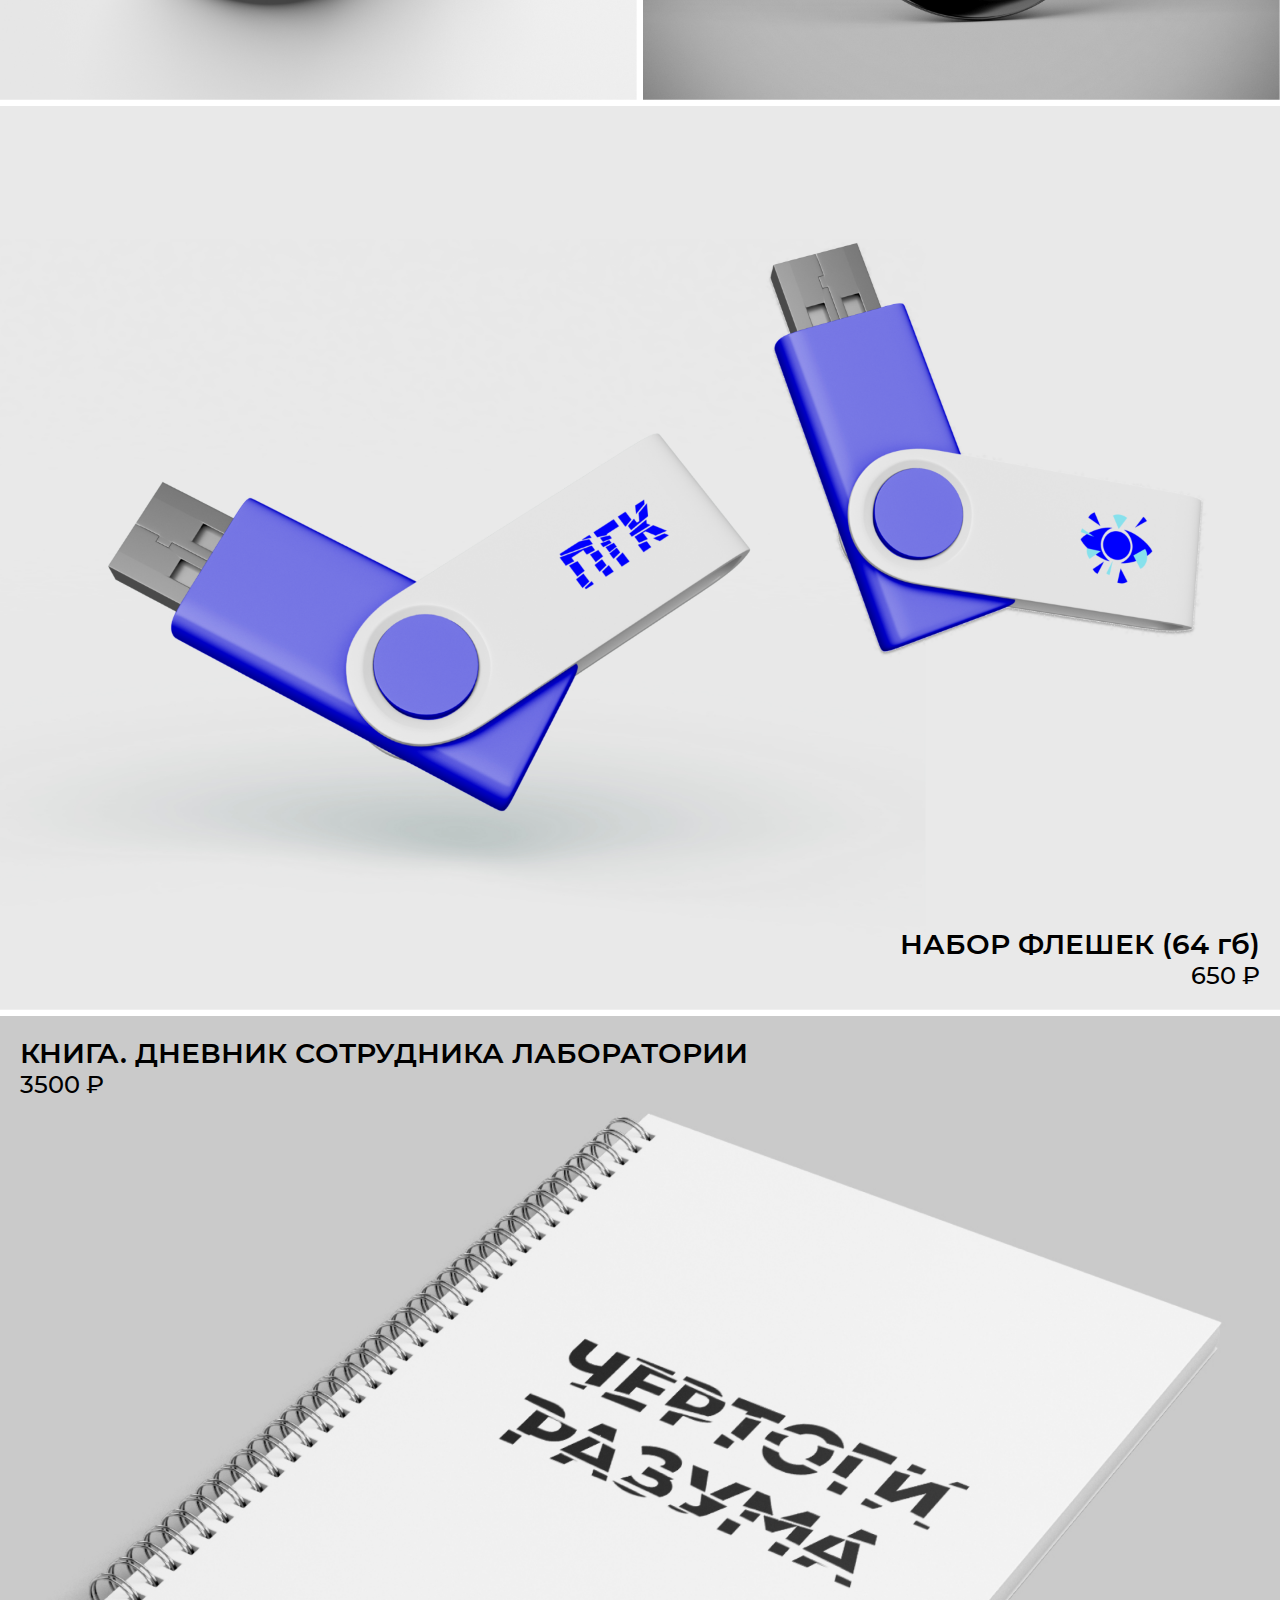
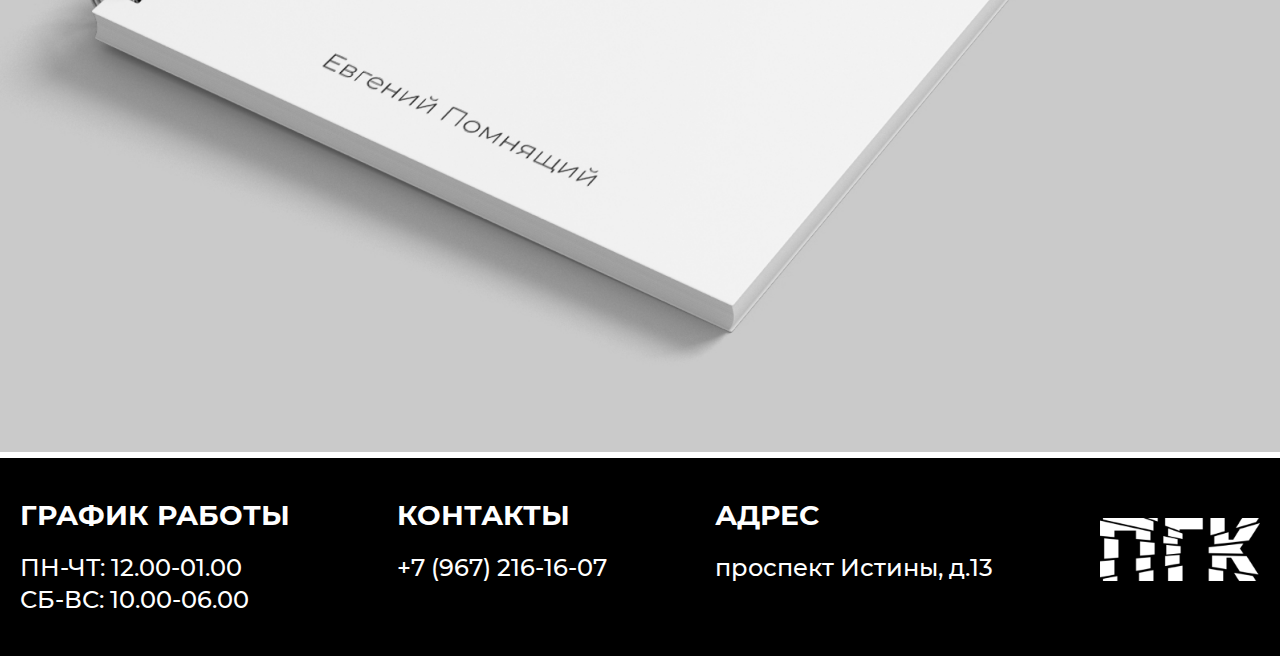
<file: store.html>
<!DOCTYPE html>
<html lang="en">

    <head>
        <meta http-equiv="Content-Type" content="text/html; charset=utf-8">
        <meta name="viewport" content="width=device-width">
        <meta name="format-detection" content="telephone=no">
        <title>Магазин ПГК</title>
        <link rel="icon" type="image/x-icon" href="images/eyeicon.ico">
        <link rel="stylesheet" href="./libs/slick/slick.css">
        <link rel="stylesheet" href="css/style.css">

    </head>

    <body>

        <div class="wrapper">

            <header class="header">
                <a href="https://valeriyabudarina.github.io/truth-bar-pgk/"
                    target="_blank"
                    class="header__logo">
                    <img src="images/logo.png" alt>
                </a>
                <ul class="header__nav">
                    <li><a href="index.html">главная</a></li>
                    <li><a href="kitchen-and-bar.html">кухня и бар</a></li>
                    <li><a href="store.html">магазин</a></li>
                    <li><a href="https://valeriyabudarina.github.io/igra_pgk/"
                            target="_blank">онлайн-игра</a></li>
                    <li><a href="posters.html">truth-плакаты</a></li>
                </ul>
                <div class="header__pravda">
                    <img src="images/pravda.svg" alt>
                </div>
                <div class="header__burger">
                    <a href="#"><span></span></a>
                </div>
            </header>

            <section class="store-showcase container">
                <div class="store-showcase__image">
                    <img src="images/store.png" alt>
                </div>
                <div class="store-showcase__item">
                    <div class="store-showcase__title element-animation">
                        МАГАЗИН
                    </div>
                    <div class="store-showcase__text element-animation">
                        В ПГК также можно приобрести
                        мерч
                    </div>
                </div>
            </section>

            <section class="store-first container">
                <div class="store-first__title element-animation">
                    АССОРТИМЕНТ
                </div>
                <div class="store-first__items">
                    <div class="store-first__item">
                        <div class="store-first__block">
                            <div class="store-first__name">
                                ХУДИ
                            </div>
                            <div class="store-first__price">
                                3000 ₽
                            </div>
                        </div>
                        <img src="images/store-1.png" alt>
                    </div>
                    <div class="store-first__item">
                        <img src="images/store-2.png" alt>
                    </div>
                </div>
                <div class="store-first__item solo">
                    <img src="images/store-3.png" alt>
                </div>
                <div class="store-first__item solo">
                    <div class="store-first__block bottom-right">
                        <div class="store-first__name">
                            ШОППЕР (В АССОРТИМЕНТЕ)
                        </div>
                        <div class="store-first__price">
                            550 ₽
                        </div>
                    </div>
                    <img src="images/store-4.png" alt>
                </div>
                <div class="store-first__items">
                    <div class="store-first__item">
                        <div class="store-first__block">
                            <div class="store-first__name">
                                СКЕЙТБОРД
                            </div>
                            <div class="store-first__price">
                                2500 ₽
                            </div>
                        </div>
                        <img src="images/store-5.png" alt>
                    </div>
                    <div class="store-first__item">
                        <div class="store-first__block bottom-right">
                            <div class="store-first__name">
                                БЛОКНОТ
                            </div>
                            <div class="store-first__price">
                                350 ₽
                            </div>
                        </div>
                        <img src="images/store-6.png" alt>
                    </div>
                </div>
                <div class="store-first__item solo">
                    <div class="store-first__block bottom-left">
                        <div class="store-first__name">
                            ЧЕХОЛ ДЛЯ ТЕЛЕФОНА
                        </div>
                        <div class="store-first__price">
                            290 ₽
                        </div>
                    </div>
                    <img src="images/store-7.png" alt>
                </div>
                <div class="store-first__items">
                    <div class="store-first__item">
                        <div class="store-first__block">
                            <div class="store-first__name">
                                ЗНАЧОК (В АССОРТИМЕНТЕ)
                            </div>
                            <div class="store-first__price">
                                150 ₽
                            </div>
                        </div>
                        <img src="images/store-8.png" alt>
                    </div>
                    <div class="store-first__item">
                        <img src="images/store-10.png" alt>
                    </div>
                </div>
                <div class="store-first__item solo">
                    <div class="store-first__block bottom-right">
                        <div class="store-first__name">
                            НАБОР ФЛЕШЕК (64 гб)
                        </div>
                        <div class="store-first__price">
                            650 ₽
                        </div>
                    </div>
                    <img src="images/store-11.png" alt>
                </div>
                <div class="store-first__item solo">
                    <div class="store-first__block">
                        <div class="store-first__name">
                            КНИГА. ДНЕВНИК СОТРУДНИКА ЛАБОРАТОРИИ
                        </div>
                        <div class="store-first__price">
                            3500 ₽
                        </div>
                    </div>
                    <img src="images/store-12.png" alt>
                </div>
            </section>

            <footer class="footer">
                <div class="footer__item">
                    <div class="footer__head">
                        ГРАФИК РАБОТЫ
                    </div>
                    <div class="footer__text">
                        <p>ПН-ЧТ: 12.00-01.00</p>
                        <p>СБ-ВС: 10.00-06.00</p>
                    </div>
                </div>
                <div class="footer__item">
                    <div class="footer__head">
                        КОНТАКТЫ
                    </div>
                    <div class="footer__text">
                        <p><a href="tel:+7 (967) 216-16-07">+7 (967) 216-16-07</a></p>
                    </div>
                </div>
                <div class="footer__item">
                    <div class="footer__head">
                        АДРЕС
                    </div>
                    <div class="footer__text">
                        <p>проспект Истины, д.13</p>
                    </div>
                </div>
                <div class="footer__logo">
                    <img src="images/logo.png" alt>
                </div>
            </footer>

        </div>

        <script src="./libs/jquery/jquery-3.6.0.min.js"></script>
        <script src="./libs/slick/slick.min.js"></script>
        <script src="js/main.js"></script>

    </body>
</html>
</file>
<file: css/style.css>
@font-face {
  font-family: 'Montserrat';
  src: url("../fonts/Montserrat-Light.woff2") format("woff2"), url("../fonts/Montserrat-Light.woff") format("woff");
  font-weight: 300;
  font-style: normal;
  font-display: swap;
}

@font-face {
  font-family: 'Montserrat';
  src: url("../fonts/Montserrat-Regular.woff2") format("woff2"), url("../fonts/Montserrat-Regular.woff") format("woff");
  font-weight: normal;
  font-style: normal;
  font-display: swap;
}

@font-face {
  font-family: 'Montserrat';
  src: url("../fonts/Montserrat-Medium.woff2") format("woff2"), url("../fonts/Montserrat-Medium.woff") format("woff");
  font-weight: 500;
  font-style: normal;
  font-display: swap;
}

@font-face {
  font-family: 'Montserrat';
  src: url("../fonts/Montserrat-SemiBold.woff2") format("woff2"), url("../fonts/Montserrat-SemiBold.woff") format("woff");
  font-weight: 600;
  font-style: normal;
  font-display: swap;
}

@font-face {
  font-family: 'Montserrat';
  src: url("../fonts/Montserrat-Bold.woff2") format("woff2"), url("../fonts/Montserrat-Bold.woff") format("woff");
  font-weight: bold;
  font-style: normal;
  font-display: swap;
}

@font-face {
  font-family: 'Gogh';
  src: url("../fonts/Gogh-ExtraBold.woff2") format("woff2"), url("../fonts/Gogh-ExtraBold.woff") format("woff");
  font-weight: bold;
  font-style: normal;
  font-display: swap;
}

* {
  padding: 0;
  margin: 0;
  box-sizing: border-box;
}

button,
input,
textarea {
  -moz-appearance: none;
  appearance: none;
  -webkit-appearance: none;
  font-family: inherit;
}

button:focus {
  box-shadow: none !important;
}

*:focus {
  outline: none;
}

body {
  font-family: 'Montserrat', sans-serif;
  font-weight: 400;
  color: #000;
}

a {
  display: inline-block;
  font: inherit;
  color: inherit;
  transition: 300ms;
  text-decoration: none;
}

a:hover {
  text-decoration: none;
}

img {
  max-width: 100%;
  max-height: 100%;
}

a img {
  border: none;
  outline: none;
}

ul {
  margin: 0;
  padding: 0;
  list-style: none;
}

.wrapper {
  overflow: hidden;
  position: relative;
}

.container {
  max-width: 1920px;
  margin: 0 auto;
}

.header {
  background: #000000;
  color: #ffffff;
  display: flex;
  align-items: center;
  justify-content: space-between;
  padding: 19px 45px;
}

@media only screen and (max-width: 1400px) {
  .header {
    padding: 20px;
  }
}

@media only screen and (max-width: 991px) {
  .header {
    position: fixed;
    top: 0;
    left: 0;
    right: 0;
    width: 100%;
    margin: 0 auto;
    z-index: 500;
  }
}

.header__logo {
  display: flex;
  align-items: center;
  justify-content: center;
  width: 83px;
  min-width: 83px;
  margin-right: 49px;
}

@media only screen and (max-width: 1400px) {
  .header__logo {
    margin-right: 30px;
  }
}

@media only screen and (max-width: 1120px) {
  .header__logo {
    min-width: 75px;
    width: 75px;
  }
}

.header__logo img {
  width: 100%;
  height: 100%;
}

.header__nav {
  display: flex;
  align-items: center;
}

@media only screen and (max-width: 991px) {
  .header__nav {
    display: flex;
    flex-direction: column;
    justify-content: center;
    background: #fff;
    width: 100vw;
    padding: 80px 20px 100px 20px;
    height: calc(100vh - 70px);
    position: fixed;
    top: 70px;
    left: 0;
    opacity: 0;
    visibility: hidden;
    z-index: -1;
    transition: 500ms;
    color: #000;
  }
  .header__nav.active {
    z-index: 200;
    visibility: visible;
    opacity: 1;
  }
}

.header__nav li {
  margin-right: 49px;
}

@media only screen and (max-width: 1750px) {
  .header__nav li {
    margin-right: 40px;
  }
}

@media only screen and (max-width: 1250px) {
  .header__nav li {
    margin-right: 30px;
  }
}

@media only screen and (max-width: 1120px) {
  .header__nav li {
    margin-right: 25px;
  }
}

@media only screen and (max-width: 991px) {
  .header__nav li {
    margin-right: 0;
    margin-bottom: 30px;
  }
  .header__nav li:last-child {
    margin-bottom: 0;
  }
}

.header__nav li:last-child {
  margin-right: 0;
}

.header__nav li a {
  font-size: 26px;
  font-weight: 500;
  text-transform: uppercase;
  white-space: nowrap;
}

@media only screen and (max-width: 1750px) {
  .header__nav li a {
    font-size: 22px;
  }
}

@media only screen and (max-width: 1600px) {
  .header__nav li a {
    font-size: 20px;
  }
}

@media only screen and (max-width: 1400px) {
  .header__nav li a {
    font-size: 18px;
  }
}

@media only screen and (max-width: 1250px) {
  .header__nav li a {
    font-size: 16px;
  }
}

@media only screen and (max-width: 1120px) {
  .header__nav li a {
    font-size: 15px;
  }
}

@media only screen and (max-width: 991px) {
  .header__nav li a {
    font-size: 26px;
    font-weight: 700;
  }
}

@media only screen and (max-width: 991px) {
  .header__nav li a {
    font-size: 22px;
  }
}

.header__nav li a:hover {
  color: #003dff;
}

.header__pravda {
  display: flex;
  align-items: center;
  justify-content: center;
  margin-left: 53px;
}

@media only screen and (max-width: 1750px) {
  .header__pravda {
    max-width: 400px;
  }
}

@media only screen and (max-width: 1600px) {
  .header__pravda {
    max-width: 350px;
    margin-left: 35px;
  }
}

@media only screen and (max-width: 1400px) {
  .header__pravda {
    max-width: 300px;
  }
}

@media only screen and (max-width: 1250px) {
  .header__pravda {
    max-width: 275px;
  }
}

@media only screen and (max-width: 1120px) {
  .header__pravda {
    max-width: 250px;
  }
}

@media only screen and (max-width: 991px) {
  .header__pravda {
    display: none;
  }
}

.header__pravda img {
  width: 100%;
  height: 100%;
}

.header__burger {
  display: none;
  width: 30px;
}

@media only screen and (max-width: 991px) {
  .header__burger {
    display: block;
    position: relative;
    z-index: 200;
  }
}

.header__burger a {
  display: block;
  cursor: pointer;
  padding: 12px 0;
}

.header__burger a span {
  position: relative;
  display: block;
  width: 30px;
  height: 3px;
  background: #fff;
  transition: all 0.2s ease-in-out;
}

.header__burger a span:before, .header__burger a span:after {
  content: '';
  width: 30px;
  height: 3px;
  position: absolute;
  left: 0;
  background: #fff;
  transition: all 0.2s ease-in-out;
}

.header__burger a span:before {
  top: -8px;
}

.header__burger a span:after {
  top: 8px;
}

.header__burger a.active span {
  background: transparent;
}

.header__burger a.active span:before {
  transform: rotate(45deg) translate(5px, 6px);
}

.header__burger a.active span:after {
  transform: rotate(-45deg) translate(5px, -6px);
}

.showcase {
  display: flex;
  margin-bottom: 5px;
}

@media only screen and (max-width: 991px) {
  .showcase {
    position: relative;
    background: url(../images/showcase.png) no-repeat;
    background-size: cover;
    background-position: center;
    padding: 180px 0 140px 0;
  }
  .showcase::before {
    content: '';
    display: block;
    width: 100%;
    height: 100%;
    position: absolute;
    background: rgba(0, 0, 0, 0.4);
    top: 0;
    left: 0;
  }
}

@media only screen and (max-width: 767px) {
  .showcase {
    padding: 140px 0 80px 0;
  }
}

.showcase__image {
  display: flex;
  align-items: center;
  justify-content: center;
  width: 38%;
}

@media only screen and (max-width: 991px) {
  .showcase__image {
    display: none;
  }
}

.showcase__image img {
  width: 100%;
  height: 100%;
  -o-object-fit: cover;
  object-fit: cover;
}

.showcase__item {
  width: 62%;
  display: flex;
  flex-direction: column;
  justify-content: center;
  align-items: flex-start;
  padding-left: 110px;
}

@media only screen and (max-width: 1900px) {
  .showcase__item {
    padding-left: 80px;
  }
}

@media only screen and (max-width: 1600px) {
  .showcase__item {
    padding-left: 60px;
  }
}

@media only screen and (max-width: 1250px) {
  .showcase__item {
    padding-left: 40px;
  }
}

@media only screen and (max-width: 991px) {
  .showcase__item {
    padding: 0 20px;
    position: relative;
    z-index: 5;
    text-align: center;
    align-items: center;
    width: 100%;
  }
}

.showcase__title {
  font-size: 96px;
  font-family: "Gogh", sans-serif;
  color: #003dff;
  text-transform: uppercase;
  margin-bottom: 133px;
  transition: 1000ms;
  opacity: 0;
  transform: translateX(50px);
}

.showcase__title.element-show {
  opacity: 1;
  transform: none;
}

@media only screen and (max-width: 1900px) {
  .showcase__title {
    font-size: 72px;
    margin-bottom: 80px;
  }
}

@media only screen and (max-width: 1600px) {
  .showcase__title {
    font-size: 60px;
    margin-bottom: 60px;
  }
}

@media only screen and (max-width: 1250px) {
  .showcase__title {
    font-size: 50px;
    margin-bottom: 50px;
  }
}

@media only screen and (max-width: 767px) {
  .showcase__title {
    font-size: 42px;
    margin-bottom: 40px;
  }
}

.showcase__info {
  font-size: 60px;
  line-height: 73px;
  margin-bottom: 172px;
  transition: 1000ms;
  opacity: 0;
  transform: translateX(50px);
}

.showcase__info.element-show {
  opacity: 1;
  transform: none;
}

@media only screen and (max-width: 1900px) {
  .showcase__info {
    font-size: 50px;
    line-height: 62px;
    margin-bottom: 120px;
  }
}

@media only screen and (max-width: 1600px) {
  .showcase__info {
    font-size: 40px;
    line-height: 52px;
    margin-bottom: 80px;
  }
}

@media only screen and (max-width: 1250px) {
  .showcase__info {
    font-size: 30px;
    line-height: 40px;
    margin-bottom: 60px;
  }
}

@media only screen and (max-width: 991px) {
  .showcase__info {
    color: #fff;
  }
}

@media only screen and (max-width: 767px) {
  .showcase__info {
    font-size: 22px;
    line-height: 30px;
  }
}

.showcase__adres {
  font-size: 40px;
  line-height: 49px;
  color: #ffffff;
  background: #000000;
  text-transform: uppercase;
  border: 14px solid #003dff;
  padding: 40px 75px;
  display: inline-block;
  transition: 1000ms;
  opacity: 0;
  transform: translateX(50px);
}

.showcase__adres.element-show {
  opacity: 1;
  transform: none;
}

@media only screen and (max-width: 1900px) {
  .showcase__adres {
    font-size: 32px;
    line-height: 40px;
    padding: 30px 50px;
    border: 10px solid #003dff;
  }
}

@media only screen and (max-width: 1600px) {
  .showcase__adres {
    font-size: 28px;
    line-height: 36px;
    padding: 20px 40px;
    border: 6px solid #003dff;
  }
}

@media only screen and (max-width: 1250px) {
  .showcase__adres {
    font-size: 24px;
    line-height: 32px;
    padding: 16px 30px;
  }
}

@media only screen and (max-width: 991px) {
  .showcase__adres {
    font-size: 20px;
    line-height: 28px;
    white-space: nowrap;
  }
}

@media only screen and (max-width: 767px) {
  .showcase__adres {
    font-size: 16px;
    line-height: 22px;
    padding: 12px;
  }
}

.gallery {
  display: grid;
  grid-template-columns: 1fr 1fr 1fr;
  -moz-column-gap: 6px;
  column-gap: 6px;
  row-gap: 6px;
  margin-bottom: 5px;
}

@media only screen and (max-width: 991px) {
  .gallery {
    grid-template-columns: 1fr 1fr;
    -moz-column-gap: 4px;
    column-gap: 4px;
    row-gap: 4px;
  }
}

.gallery__item {
  display: flex;
  align-items: center;
  justify-content: center;
}

.gallery__item img {
  width: 100%;
  height: 100%;
  -o-object-fit: cover;
  object-fit: cover;
}

.gallery__item:nth-child(1) {
  grid-column-start: 1;
  grid-column-end: 3;
  grid-row-start: 1;
  grid-row-end: 2;
  max-width: 74.5%;
  width: 100%;
}

@media only screen and (max-width: 991px) {
  .gallery__item:nth-child(1) {
    grid-row: auto;
    grid-column: auto;
    max-width: 100%;
  }
}

.gallery__item:nth-child(2) {
  grid-column-start: 2;
  grid-column-end: 4;
  grid-row-start: 1;
  grid-row-end: 2;
  max-width: 75%;
  width: 100%;
  margin-right: 0;
  margin-left: auto;
}

@media only screen and (max-width: 991px) {
  .gallery__item:nth-child(2) {
    grid-row: auto;
    grid-column: auto;
    max-width: 100%;
  }
}

@media only screen and (max-width: 991px) {
  .gallery__item:last-child {
    grid-column-start: 1;
    grid-column-end: 3;
  }
}

.buy {
  display: flex;
  margin-bottom: 5px;
}

@media only screen and (max-width: 991px) {
  .buy {
    display: block;
  }
}

.buy__image {
  display: flex;
  align-items: center;
  justify-content: center;
  width: 36%;
}

@media only screen and (max-width: 991px) {
  .buy__image {
    width: 100%;
  }
}

.buy__image img {
  width: 100%;
  height: 100%;
  -o-object-fit: cover;
  object-fit: cover;
}

.buy__item {
  width: 64%;
  padding-right: 108px;
  display: flex;
  flex-direction: column;
  justify-content: center;
}

@media only screen and (max-width: 1860px) {
  .buy__item {
    padding-right: 80px;
  }
}

@media only screen and (max-width: 991px) {
  .buy__item {
    width: 100%;
    padding: 40px 20px;
    align-items: center;
  }
}

.buy__title {
  font-size: 65px;
  font-family: "Gogh", sans-serif;
  color: #003dff;
  text-transform: uppercase;
  text-align: right;
  margin-bottom: 63px;
}

@media only screen and (max-width: 1860px) {
  .buy__title {
    font-size: 54px;
    margin-bottom: 45px;
    max-width: 80%;
    margin-right: 0;
    margin-left: auto;
  }
}

@media only screen and (max-width: 1660px) {
  .buy__title {
    font-size: 42px;
    max-width: 600px;
  }
}

@media only screen and (max-width: 1250px) {
  .buy__title {
    font-size: 36px;
    line-height: 42px;
    max-width: 550px;
    margin-bottom: 35px;
  }
}

@media only screen and (max-width: 991px) {
  .buy__title {
    margin: 0 auto 40px auto;
    text-align: center;
  }
}

@media only screen and (max-width: 767px) {
  .buy__title {
    font-size: 28px;
    line-height: 40px;
    max-width: 100%;
  }
}

.buy__info {
  font-size: 55px;
  line-height: 67px;
  text-align: right;
  margin-bottom: 116px;
  max-width: 90%;
  margin-right: 0;
  margin-left: auto;
}

@media only screen and (max-width: 1860px) {
  .buy__info {
    font-size: 42px;
    line-height: 50px;
    max-width: 750px;
    margin-bottom: 80px;
  }
}

@media only screen and (max-width: 1660px) {
  .buy__info {
    font-size: 36px;
    line-height: 42px;
    max-width: 650px;
    margin-bottom: 60px;
  }
}

@media only screen and (max-width: 1250px) {
  .buy__info {
    font-size: 24px;
    line-height: 32px;
    max-width: 450px;
    margin-bottom: 40px;
  }
}

@media only screen and (max-width: 991px) {
  .buy__info {
    margin: 0 auto 40px auto;
    text-align: center;
  }
}

@media only screen and (max-width: 767px) {
  .buy__info {
    font-size: 20px;
    line-height: 30px;
  }
}

.buy__tel {
  display: flex;
  align-items: center;
  justify-content: center;
  width: 707px;
  height: 112px;
  background: #003dff;
  border-radius: 52px;
  color: #ffffff;
  font-size: 40px;
  font-weight: 600;
  margin: 0 auto;
}

@media only screen and (max-width: 1860px) {
  .buy__tel {
    margin-right: 0;
    margin-left: auto;
    width: 600px;
    height: 90px;
    font-size: 36px;
  }
}

@media only screen and (max-width: 1660px) {
  .buy__tel {
    width: 500px;
    height: 75px;
    font-size: 30px;
  }
}

@media only screen and (max-width: 1250px) {
  .buy__tel {
    width: 450px;
    height: 65px;
    font-size: 24px;
  }
}

@media only screen and (max-width: 991px) {
  .buy__tel {
    margin: 0 auto;
  }
}

@media only screen and (max-width: 767px) {
  .buy__tel {
    width: 100%;
    height: 50px;
    font-size: 20px;
  }
}

.buy__tel:hover {
  background: #0035e4;
}

.form {
  margin-bottom: 78px;
  display: flex;
  align-items: flex-start;
}

@media only screen and (max-width: 991px) {
  .form {
    flex-direction: column-reverse;
    margin-bottom: 0;
  }
}

.form__image {
  display: flex;
  align-items: center;
  justify-content: center;
  width: 36%;
}

@media only screen and (max-width: 991px) {
  .form__image {
    width: 100%;
  }
}

.form__image img {
  width: 100%;
  height: 100%;
  -o-object-fit: cover;
  object-fit: cover;
}

.form__item {
  width: 64%;
  padding-top: 65px;
  padding-left: 97px;
}

@media only screen and (max-width: 1860px) {
  .form__item {
    padding-left: 80px;
    padding-top: 45px;
  }
}

@media only screen and (max-width: 1520px) {
  .form__item {
    padding-left: 60px;
    padding-top: 40px;
  }
}

@media only screen and (max-width: 1250px) {
  .form__item {
    padding-left: 40px;
    padding-top: 30px;
  }
}

@media only screen and (max-width: 991px) {
  .form__item {
    width: 100%;
    padding: 40px 20px;
  }
}

.form__title {
  font-size: 65px;
  font-family: "Gogh", sans-serif;
  color: #003dff;
  text-transform: uppercase;
  margin-bottom: 58px;
  max-width: 1050px;
}

@media only screen and (max-width: 1860px) {
  .form__title {
    font-size: 50px;
    margin-bottom: 45px;
    max-width: 850px;
  }
}

@media only screen and (max-width: 1520px) {
  .form__title {
    font-size: 42px;
    line-height: 50px;
    max-width: 700px;
  }
}

@media only screen and (max-width: 1250px) {
  .form__title {
    font-size: 32px;
    line-height: 40px;
    max-width: 520px;
  }
}

@media only screen and (max-width: 991px) {
  .form__title {
    text-align: center;
    max-width: 100%;
    font-size: 36px;
    line-height: 42px;
  }
}

@media only screen and (max-width: 767px) {
  .form__title {
    font-size: 28px;
    line-height: 38px;
    margin-bottom: 30px;
  }
}

.form form {
  padding-left: 36px;
  max-width: 970px;
}

@media only screen and (max-width: 1860px) {
  .form form {
    padding-left: 0;
    max-width: 750px;
  }
}

@media only screen and (max-width: 1520px) {
  .form form {
    max-width: 600px;
  }
}

@media only screen and (max-width: 1250px) {
  .form form {
    max-width: 500px;
  }
}

@media only screen and (max-width: 991px) {
  .form form {
    max-width: 100%;
  }
}

.form form input {
  width: 100%;
  height: 112px;
  background: #000000;
  border: 12px solid #003dff;
  font-size: 40px;
  font-weight: 500;
  color: #fff;
  padding: 0 45px;
  border-radius: 8px;
  margin-bottom: 66px;
}

@media only screen and (max-width: 1860px) {
  .form form input {
    border: 10px solid #003dff;
    padding: 0 30px;
    font-size: 32px;
    margin-bottom: 45px;
  }
}

@media only screen and (max-width: 1520px) {
  .form form input {
    border: 8px solid #003dff;
    margin-bottom: 30px;
    height: 100px;
  }
}

@media only screen and (max-width: 1250px) {
  .form form input {
    height: 90px;
  }
}

@media only screen and (max-width: 767px) {
  .form form input {
    height: 50px;
    border: 4px solid #003dff;
    padding: 0 16px;
    font-size: 20px;
    margin-bottom: 20px;
  }
}

.form form input::-moz-placeholder {
  color: #fff;
}

.form form input::-ms-input-placeholder {
  color: #fff;
}

.form form input::placeholder {
  color: #fff;
}

.form form input:nth-child(2), .form form input:nth-child(4) {
  border: 12px solid #86e1ed;
}

@media only screen and (max-width: 1860px) {
  .form form input:nth-child(2), .form form input:nth-child(4) {
    border: 10px solid #86e1ed;
  }
}

@media only screen and (max-width: 1520px) {
  .form form input:nth-child(2), .form form input:nth-child(4) {
    border: 10px solid #86e1ed;
  }
}

@media only screen and (max-width: 767px) {
  .form form input:nth-child(2), .form form input:nth-child(4) {
    border: 4px solid #86e1ed;
  }
}

.form form button {
  display: flex;
  align-items: center;
  justify-content: center;
  cursor: pointer;
  border: 0;
  transition: 300ms;
  width: 707px;
  height: 112px;
  background: #003dff;
  border-radius: 52px;
  color: #ffffff;
  font-size: 40px;
  font-weight: 600;
  text-transform: uppercase;
  margin: 0 auto;
}

@media only screen and (max-width: 1860px) {
  .form form button {
    width: 650px;
    height: 100px;
    font-size: 36px;
  }
}

@media only screen and (max-width: 1520px) {
  .form form button {
    width: 500px;
    height: 80px;
    font-size: 28px;
  }
}

@media only screen and (max-width: 767px) {
  .form form button {
    width: 100%;
    height: 50px;
    font-size: 20px;
  }
}

.form form button:hover {
  background: #0036e6;
}

.footer {
  color: #ffffff;
  padding: 60px 50px;
  display: flex;
  align-items: flex-start;
  background: #000000;
  justify-content: space-between;
}

@media only screen and (max-width: 1520px) {
  .footer {
    padding: 40px 20px;
  }
}

@media only screen and (max-width: 991px) {
  .footer {
    flex-direction: column-reverse;
    align-items: center;
    text-align: center;
  }
}

@media only screen and (max-width: 767px) {
  .footer {
    padding: 30xp 20px;
  }
}

.footer__head {
  font-size: 40px;
  font-weight: 700;
  text-transform: uppercase;
  margin-bottom: 50px;
}

@media only screen and (max-width: 1800px) {
  .footer__head {
    font-size: 32px;
    margin-bottom: 30px;
  }
}

@media only screen and (max-width: 1520px) {
  .footer__head {
    font-size: 28px;
    margin-bottom: 20px;
  }
}

@media only screen and (max-width: 1250px) {
  .footer__head {
    font-size: 24px;
  }
}

@media only screen and (max-width: 767px) {
  .footer__head {
    font-size: 22px;
    margin-bottom: 15px;
  }
}

.footer__text {
  font-size: 40px;
  line-height: 48px;
  font-weight: 500;
}

@media only screen and (max-width: 1800px) {
  .footer__text {
    font-size: 30px;
    line-height: 40px;
  }
}

@media only screen and (max-width: 1520px) {
  .footer__text {
    font-size: 24px;
    line-height: 32px;
  }
}

@media only screen and (max-width: 1250px) {
  .footer__text {
    font-size: 20px;
    line-height: 28px;
  }
}

@media only screen and (max-width: 767px) {
  .footer__text {
    font-size: 18px;
    line-height: 24px;
  }
}

.footer__text a:hover {
  color: #003dff;
}

@media only screen and (max-width: 991px) {
  .footer__item {
    margin-bottom: 30px;
  }
}

.footer__logo {
  display: flex;
  align-items: center;
  justify-content: center;
  width: 211px;
  margin-top: 50px;
}

@media only screen and (max-width: 1800px) {
  .footer__logo {
    width: 180px;
    margin-top: 30px;
  }
}

@media only screen and (max-width: 1520px) {
  .footer__logo {
    width: 160px;
    margin-top: 20px;
  }
}

@media only screen and (max-width: 1250px) {
  .footer__logo {
    width: 120px;
  }
}

@media only screen and (max-width: 991px) {
  .footer__logo {
    margin-bottom: 20px;
  }
}

.footer__logo img {
  width: 100%;
  height: 100%;
}

.store-showcase {
  display: flex;
  align-items: flex-start;
  position: relative;
}

@media only screen and (max-width: 991px) {
  .store-showcase {
    background: url(../images/store.png) no-repeat;
    background-size: cover;
    background-position: center;
    padding: 180px 0 100px 0;
  }
  .store-showcase::before {
    content: '';
    display: block;
    position: absolute;
    top: 0;
    left: 0;
    width: 100%;
    height: 100%;
    background: #000;
    opacity: 0.5;
  }
}

@media only screen and (max-width: 767px) {
  .store-showcase {
    padding: 140px 0 80px 0;
  }
}

.store-showcase__image {
  display: flex;
  align-items: center;
  justify-content: center;
  width: 38%;
}

@media only screen and (max-width: 991px) {
  .store-showcase__image {
    display: none;
  }
}

.store-showcase__image img {
  width: 100%;
  height: 100%;
  -o-object-fit: cover;
  object-fit: cover;
}

.store-showcase__item {
  width: 62%;
  padding: 105px 0 0 110px;
}

@media only screen and (max-width: 1900px) {
  .store-showcase__item {
    padding: 80px 0 0 80px;
  }
}

@media only screen and (max-width: 1360px) {
  .store-showcase__item {
    padding: 80px 0 0 60px;
  }
}

@media only screen and (max-width: 1160px) {
  .store-showcase__item {
    padding: 70px 0 0 40px;
  }
}

@media only screen and (max-width: 991px) {
  .store-showcase__item {
    position: relative;
    z-index: 5;
    width: 100%;
    padding: 0 20px;
    color: #fff;
    text-align: center;
  }
}

.store-showcase__title {
  color: #003dff;
  font-family: "Gogh", sans-serif;
  font-size: 97px;
  font-weight: 800;
  margin-bottom: 133px;
  position: relative;
  transition: 1000ms;
  transform: translateX(50px);
  opacity: 0;
}

.store-showcase__title.element-show {
  opacity: 1;
  transform: none;
}

@media only screen and (max-width: 1900px) {
  .store-showcase__title {
    font-size: 80px;
    margin-bottom: 100px;
  }
}

@media only screen and (max-width: 1360px) {
  .store-showcase__title {
    font-size: 60px;
    margin-bottom: 80px;
  }
}

@media only screen and (max-width: 1160px) {
  .store-showcase__title {
    font-size: 54px;
  }
}

@media only screen and (max-width: 991px) {
  .store-showcase__title {
    font-size: 60px;
    margin-bottom: 40px;
  }
}

@media only screen and (max-width: 767px) {
  .store-showcase__title {
    font-size: 50px;
  }
}

.store-showcase__text {
  font-size: 60px;
  max-width: 1020px;
  transition: 1000ms;
  transform: translateX(50px);
  opacity: 0;
}

.store-showcase__text.element-show {
  opacity: 1;
  transform: none;
}

@media only screen and (max-width: 1900px) {
  .store-showcase__text {
    font-size: 50px;
    max-width: 900px;
  }
}

@media only screen and (max-width: 1600px) {
  .store-showcase__text {
    font-size: 42px;
    max-width: 800px;
  }
}

@media only screen and (max-width: 1360px) {
  .store-showcase__text {
    font-size: 36px;
    max-width: 650px;
  }
}

@media only screen and (max-width: 1160px) {
  .store-showcase__text {
    font-size: 30px;
    max-width: 550px;
  }
}

@media only screen and (max-width: 991px) {
  .store-showcase__text {
    max-width: 100%;
    font-size: 36px;
  }
}

@media only screen and (max-width: 767px) {
  .store-showcase__text {
    font-size: 24px;
    line-height: 32px;
  }
}

.store-first {
  margin-top: -203px;
}

@media only screen and (max-width: 1800px) {
  .store-first {
    margin-top: -145px;
  }
}

@media only screen and (max-width: 1660px) {
  .store-first {
    margin-top: -110px;
  }
}

@media only screen and (max-width: 1300px) {
  .store-first {
    margin-top: -75px;
  }
}

@media only screen and (max-width: 991px) {
  .store-first {
    margin-top: 40px;
  }
}

.store-first__title {
  font-family: "Gogh", sans-serif;
  color: #003dff;
  font-size: 96px;
  text-align: right;
  font-weight: 800;
  padding-right: 96px;
  margin-bottom: 74px;
  transition: 1000ms;
  transform: translateX(50px);
  opacity: 0;
}

.store-first__title.element-show {
  opacity: 1;
  transform: none;
}

@media only screen and (max-width: 1800px) {
  .store-first__title {
    padding-right: 60px;
    font-size: 80px;
    margin-bottom: 40px;
  }
}

@media only screen and (max-width: 1660px) {
  .store-first__title {
    font-size: 70px;
    margin-bottom: 20px;
  }
}

@media only screen and (max-width: 1300px) {
  .store-first__title {
    font-size: 60px;
    padding-right: 20px;
    margin-bottom: 0;
  }
}

@media only screen and (max-width: 991px) {
  .store-first__title {
    text-align: center;
    margin-bottom: 20px;
  }
}

@media only screen and (max-width: 767px) {
  .store-first__title {
    font-size: 40px;
  }
}

.store-first__items {
  display: grid;
  grid-template-columns: 1fr 1fr;
  -moz-column-gap: 6px;
  column-gap: 6px;
  row-gap: 6px;
}

@media only screen and (max-width: 767px) {
  .store-first__items {
    grid-template-columns: 1fr;
  }
}

.store-first__item {
  display: flex;
  align-items: center;
  justify-content: center;
  position: relative;
}

.store-first__item.solo {
  margin: 6px 0;
}

.store-first__item img {
  width: 100%;
  height: 100%;
  -o-object-fit: cover;
  object-fit: cover;
}

.store-first__block {
  position: absolute;
  top: 45px;
  left: 57px;
}

@media only screen and (max-width: 1800px) {
  .store-first__block {
    top: 30px;
    left: 30px;
  }
}

@media only screen and (max-width: 1300px) {
  .store-first__block {
    top: 20px;
    left: 20px;
  }
}

@media only screen and (max-width: 767px) {
  .store-first__block {
    top: 0;
    left: 0;
    padding: 20px;
  }
}

.store-first__block.bottom-right {
  top: auto;
  left: auto;
  bottom: 55px;
  text-align: right;
  right: 45px;
}

@media only screen and (max-width: 1800px) {
  .store-first__block.bottom-right {
    right: 30px;
    bottom: 30px;
  }
}

@media only screen and (max-width: 1300px) {
  .store-first__block.bottom-right {
    bottom: 20px;
    right: 20px;
  }
}

@media only screen and (max-width: 767px) {
  .store-first__block.bottom-right {
    bottom: 0;
    right: 0;
    width: 100%;
    padding: 20px;
  }
}

.store-first__name {
  font-size: 48px;
  font-weight: 600;
}

@media only screen and (max-width: 1800px) {
  .store-first__name {
    font-size: 36px;
  }
}

@media only screen and (max-width: 1300px) {
  .store-first__name {
    font-size: 28px;
  }
}

@media only screen and (max-width: 767px) {
  .store-first__name {
    font-size: 24px;
  }
}

.store-first__price {
  font-size: 40px;
  font-weight: 500;
}

@media only screen and (max-width: 1800px) {
  .store-first__price {
    font-size: 30px;
  }
}

@media only screen and (max-width: 1300px) {
  .store-first__price {
    font-size: 24px;
  }
}

@media only screen and (max-width: 767px) {
  .store-first__price {
    font-size: 20px;
  }
}

.eyes {
  padding: 7.81vw 0;
  margin: 0px -90px;
  display: flex;
  flex-direction: column;
  gap: 45px;
  background: #000000;
}

@media only screen and (max-width: 991px) {
  .eyes {
    padding-top: 100px;
  }
}

.eyes .row.no-margin {
  margin: 0 90px;
  padding: 0 60px;
}

.eyes .row {
  display: flex;
  justify-content: space-between;
  align-items: center;
}

@media (max-width: 1100px) {
  .eyes {
    margin: 0 -50px;
  }
  .eyes .row.no-margin {
    margin: 0;
  }
}

@media (max-width: 992px) {
  .eyes {
    margin: 0 -10px;
  }
}

.eye {
  -webkit-user-select: none;
  -moz-user-select: none;
  -ms-user-select: none;
  user-select: none;
  pointer-events: none;
  transition: 0.7s;
}

.eye-dark {
  max-width: 263px;
  max-height: 160px;
}

.eye-light {
  max-width: 100px;
  max-height: 237px;
}

.eye-dark-2 {
  max-width: 315px;
  max-height: 135px;
}

@media (max-width: 1600px) {
  .eye-dark-2 {
    max-width: 235px;
    max-height: 100px;
  }
}

@media (max-width: 1024px) {
  .eye-dark {
    max-width: 185px;
    max-height: 78px;
  }
  .eye-light {
    max-width: 70px;
    max-height: 166px;
  }
  .eye-dark-2 {
    max-width: 166px;
    max-height: 70px;
  }
  .eyes-bottle .pole {
    max-height: 130px;
  }
}

@media (max-width: 1023px) {
  .eye-dark {
    max-width: 125px;
    max-height: 55px;
  }
  .eye-light {
    max-width: 47px;
    max-height: 112px;
  }
  .eye-dark-2 {
    max-width: 125px;
    max-height: 52px;
  }
  .eyes-bottle .pole {
    max-height: 100px;
  }
}

@media (max-width: 767px) {
  .eye-dark {
    max-width: 73px;
    max-height: 32px;
  }
  .eye-light {
    max-width: 27px;
    max-height: 65px;
  }
  .eye-dark-2 {
    max-width: 67px;
    max-height: 28px;
  }
  .eyes-bottle .pole {
    max-height: 67px;
  }
}

@media (max-width: 413px) {
  .eye-dark {
    max-width: 63px;
    max-height: 28px;
  }
  .eye-light {
    max-width: 24px;
    max-height: 57px;
  }
  .eye-dark-2 {
    max-width: 58px;
    max-height: 24px;
  }
  .eyes-bottle .pole {
    max-height: 63px;
  }
}

.eye.rotate45 {
  transform: rotate(45deg);
}

.eye.rotate-45 {
  transform: rotate(-45deg);
}

.animation-rotate-1 {
  -webkit-animation: animationRotate1 0.7s ease-in-out infinite alternate;
  animation: animationRotate1 0.7s ease-in-out infinite alternate;
}

.animation-rotate-2 {
  animation: animationRotate1 0.7s ease-in-out infinite alternate-reverse;
}

.animation-rotate-3 {
  -webkit-animation: animationRotate2 0.75s ease-in-out infinite alternate;
  animation: animationRotate2 0.75s ease-in-out infinite alternate;
}

.animation-rotate-4 {
  -webkit-animation: animationRotate3 0.75s ease-in-out infinite alternate;
  animation: animationRotate3 0.75s ease-in-out infinite alternate;
}

@-webkit-keyframes animationRotate1 {
  0% {
    transform: rotate(-45deg);
  }
  100% {
    transform: rotate(-135deg);
  }
}

@keyframes animationRotate1 {
  0% {
    transform: rotate(-45deg);
  }
  100% {
    transform: rotate(-135deg);
  }
}

@-webkit-keyframes animationRotate2 {
  0% {
    transform: rotate(0deg);
  }
  100% {
    transform: rotate(90deg);
  }
}

@keyframes animationRotate2 {
  0% {
    transform: rotate(0deg);
  }
  100% {
    transform: rotate(90deg);
  }
}

@-webkit-keyframes animationRotate3 {
  0% {
    transform: rotate(0deg);
  }
  100% {
    transform: rotate(-90deg);
  }
}

@keyframes animationRotate3 {
  0% {
    transform: rotate(0deg);
  }
  100% {
    transform: rotate(-90deg);
  }
}

.eye-center {
  -webkit-animation: rotateFull 1.5s ease-in-out infinite;
  animation: rotateFull 1.5s ease-in-out infinite;
}

@-webkit-keyframes rotateFull {
  0% {
    transform: rotate(0);
  }
  100% {
    transform: rotate(180deg);
  }
}

@keyframes rotateFull {
  0% {
    transform: rotate(0);
  }
  100% {
    transform: rotate(180deg);
  }
}

.posters {
  margin: 60px auto;
}

@media only screen and (max-width: 991px) {
  .posters {
    margin: 40px 0;
  }
}

@media only screen and (max-width: 767px) {
  .posters {
    margin: 30px 0;
  }
}

.posters__title {
  font-size: 96px;
  font-weight: 800;
  font-family: "Gogh", sans-serif;
  color: #003dff;
  text-transform: uppercase;
  padding-left: 93px;
  margin-bottom: 67px;
}

@media only screen and (max-width: 1800px) {
  .posters__title {
    padding-left: 40px;
    font-size: 80px;
    margin-bottom: 40px;
  }
}

@media only screen and (max-width: 1600px) {
  .posters__title {
    font-size: 60px;
    margin-bottom: 30px;
  }
}

@media only screen and (max-width: 991px) {
  .posters__title {
    font-size: 50px;
    margin-bottom: 20px;
    padding-left: 20px;
  }
}

@media only screen and (max-width: 767px) {
  .posters__title {
    font-size: 32px;
    margin-bottom: 10px;
  }
}

.posters__items {
  display: grid;
  grid-template-columns: 1fr 1fr 1fr;
  -moz-column-gap: 5px;
  column-gap: 5px;
}

@media only screen and (max-width: 767px) {
  .posters__items {
    grid-template-columns: 1fr 1fr;
    row-gap: 5px;
  }
}

.posters__item {
  display: flex;
  align-items: center;
  justify-content: center;
}

@media only screen and (max-width: 767px) {
  .posters__item:last-child {
    grid-column-start: 1;
    grid-column-end: 3;
  }
}

.posters__item img {
  width: 100%;
  height: 100%;
  -o-object-fit: cover;
  object-fit: cover;
}

.posters__content {
  margin-bottom: 58px;
}

@media only screen and (max-width: 1600px) {
  .posters__content {
    margin-bottom: 50px;
  }
}

@media only screen and (max-width: 767px) {
  .posters__content {
    margin-bottom: 40px;
  }
}

.posters__content:last-child {
  margin-bottom: 0;
}

.posters__content:last-child .posters__head {
  text-align: left;
  padding-right: 0;
  padding-left: 93px;
}

@media only screen and (max-width: 1800px) {
  .posters__content:last-child .posters__head {
    padding-left: 40px;
  }
}

@media only screen and (max-width: 991px) {
  .posters__content:last-child .posters__head {
    padding-left: 20px;
  }
}

.posters__content:nth-child(2n) .posters__head {
  padding-left: 0;
  padding-left: 93px;
}

@media only screen and (max-width: 1800px) {
  .posters__content:nth-child(2n) .posters__head {
    padding-left: 40px;
  }
}

@media only screen and (max-width: 991px) {
  .posters__content:nth-child(2n) .posters__head {
    padding-left: 20px;
  }
}

.posters__head {
  font-size: 60px;
  font-weight: 600;
  color: #003dff;
  text-align: right;
  margin-top: 55px;
  padding-right: 93px;
  text-transform: uppercase;
}

@media only screen and (max-width: 1800px) {
  .posters__head {
    padding-right: 40px;
    font-size: 50px;
    margin-top: 35px;
  }
}

@media only screen and (max-width: 1600px) {
  .posters__head {
    font-size: 40px;
  }
}

@media only screen and (max-width: 991px) {
  .posters__head {
    padding-right: 20px;
    font-size: 36px;
    margin-top: 20px;
  }
}

@media only screen and (max-width: 767px) {
  .posters__head {
    font-size: 28px;
  }
}

.bar {
  position: relative;
}

@media only screen and (max-width: 991px) {
  .bar {
    padding-top: 70px;
  }
}

.bar__title {
  font-size: 96px;
  font-family: "Gogh", sans-serif;
  font-weight: 800;
  color: #003dff;
  position: absolute;
  top: 75px;
  text-transform: uppercase;
  left: 93px;
}

@media only screen and (max-width: 1800px) {
  .bar__title {
    font-size: 80px;
    left: 60px;
  }
}

@media only screen and (max-width: 1600px) {
  .bar__title {
    top: 40px;
    left: 40px;
    font-size: 60px;
  }
}

@media only screen and (max-width: 991px) {
  .bar__title {
    top: 80px;
    left: 20px;
    font-size: 50px;
  }
}

@media only screen and (max-width: 767px) {
  .bar__title {
    font-size: 36px;
    z-index: 5;
  }
}

.bar__image {
  display: flex;
  align-items: center;
  justify-content: center;
}

@media only screen and (max-width: 767px) {
  .bar__image {
    min-width: 650px;
    left: 50%;
    position: relative;
    transform: translate(-50%, 0);
  }
}

.bar__image img {
  width: 100%;
  height: 100%;
  -o-object-fit: cover;
  object-fit: cover;
}

.hand {
  margin: 80px 0 5px 0;
  border-bottom: 32px solid #86e1ed;
  position: relative;
  padding-bottom: 80px;
}

@media only screen and (max-width: 1800px) {
  .hand {
    border-bottom: 20px solid #86e1ed;
    margin: 60px 0 5px 0;
  }
}

@media only screen and (max-width: 1240px) {
  .hand {
    margin: 40px 0 5px 0;
    border-bottom: 15px solid #86e1ed;
    padding-bottom: 60px;
  }
}

@media only screen and (max-width: 767px) {
  .hand {
    margin: 40px 0 5px 0;
    padding-bottom: 40px;
    border-bottom: 10px solid #86e1ed;
  }
}

.hand__image {
  display: flex;
  align-items: center;
  justify-content: center;
  position: absolute;
  bottom: 0;
  left: 230px;
}

@media only screen and (max-width: 1800px) {
  .hand__image {
    width: 200px;
    left: 120px;
  }
}

@media only screen and (max-width: 1240px) {
  .hand__image {
    left: 20px;
    width: 160px;
  }
}

@media only screen and (max-width: 991px) {
  .hand__image {
    width: 140px;
  }
}

@media only screen and (max-width: 767px) {
  .hand__image {
    display: none;
  }
}

.hand__btn {
  display: flex;
  align-items: center;
  justify-content: center;
  width: 707px;
  height: 112px;
  color: #ffffff;
  background: #003dff;
  border-radius: 52px;
  font-size: 40px;
  font-weight: 600;
  text-transform: uppercase;
  margin: 0 auto 30px auto;
}

@media only screen and (max-width: 1800px) {
  .hand__btn {
    width: 600px;
    height: 90px;
    font-size: 32px;
  }
}

@media only screen and (max-width: 1600px) {
  .hand__btn {
    width: 500px;
    height: 75px;
    font-size: 28px;
    margin-bottom: 20px;
  }
}

@media only screen and (max-width: 1240px) {
  .hand__btn {
    width: 420px;
    height: 60px;
    font-size: 24px;
  }
}

@media only screen and (max-width: 767px) {
  .hand__btn {
    width: 100%;
  }
}

.hand__btn:hover {
  text-decoration: underline;
}

.hand__btn:last-child {
  margin-bottom: 0;
}

.choose-cocktail-2 #olive {
  -webkit-animation: oliveFall 3.5s ease-in infinite;
  animation: oliveFall 3.5s ease-in infinite;
}

@-webkit-keyframes oliveFall {
  0% {
    transform: translateY(0);
    opacity: 1;
  }
  90% {
    opacity: 0.8;
  }
  100% {
    transform: translateY(45%);
    opacity: 0;
  }
}

@keyframes oliveFall {
  0% {
    transform: translateY(0);
    opacity: 1;
  }
  90% {
    opacity: 0.8;
  }
  100% {
    transform: translateY(45%);
    opacity: 0;
  }
}

.choose-cocktail-2 #cocktail-small-sheet {
  -webkit-animation: sheetMove 4s ease-in infinite alternate;
  animation: sheetMove 4s ease-in infinite alternate;
}

@-webkit-keyframes sheetMove {
  0% {
    transform: translateX(0);
  }
  100% {
    transform: translateX(25px);
  }
}

@keyframes sheetMove {
  0% {
    transform: translateX(0);
  }
  100% {
    transform: translateX(25px);
  }
}

.bar-images {
  display: flex;
}

.bar-images__item {
  display: flex;
  align-items: center;
  justify-content: center;
  margin-right: 7px;
}

.bar-images__item:last-child {
  margin-right: 0;
}

.bar-images__item img {
  width: 100%;
  height: 100%;
  -o-object-fit: cover;
  object-fit: cover;
}

.choose-cocktail {
  display: flex;
  align-items: center;
  max-width: 1920px;
  margin: 50px auto -4px auto;
  justify-content: center;
}

@media only screen and (max-width: 767px) {
  .choose-cocktail {
    display: block;
    padding: 0 20px;
  }
}

.choose-cocktail__btn {
  display: flex;
  align-items: center;
  justify-content: center;
  width: 707px;
  height: 112px;
  color: #ffffff;
  background: #003dff;
  border-radius: 52px;
  font-size: 40px;
  font-weight: 600;
  text-transform: uppercase;
  margin: 0 auto 30px auto;
}

@media only screen and (max-width: 1800px) {
  .choose-cocktail__btn {
    width: 600px;
    height: 90px;
    font-size: 32px;
  }
}

@media only screen and (max-width: 1600px) {
  .choose-cocktail__btn {
    width: 500px;
    height: 75px;
    font-size: 28px;
    margin-bottom: 20px;
  }
}

@media only screen and (max-width: 1240px) {
  .choose-cocktail__btn {
    width: 420px;
    height: 60px;
    font-size: 24px;
  }
}

@media only screen and (max-width: 767px) {
  .choose-cocktail__btn {
    width: 100%;
  }
}

.choose-cocktail__btn:hover {
  text-decoration: underline;
}

.choose-cocktail__btn:last-child {
  margin-bottom: 0;
}

.choose-cocktail__stakan {
  width: 550px;
}

@media only screen and (max-width: 1800px) {
  .choose-cocktail__stakan {
    width: 450px;
  }
}

@media only screen and (max-width: 1600px) {
  .choose-cocktail__stakan {
    width: 400px;
  }
}

@media only screen and (max-width: 1250px) {
  .choose-cocktail__stakan {
    width: 300px;
  }
}

@media only screen and (max-width: 767px) {
  .choose-cocktail__stakan {
    margin: 40px auto 0 auto;
  }
}
</file>
